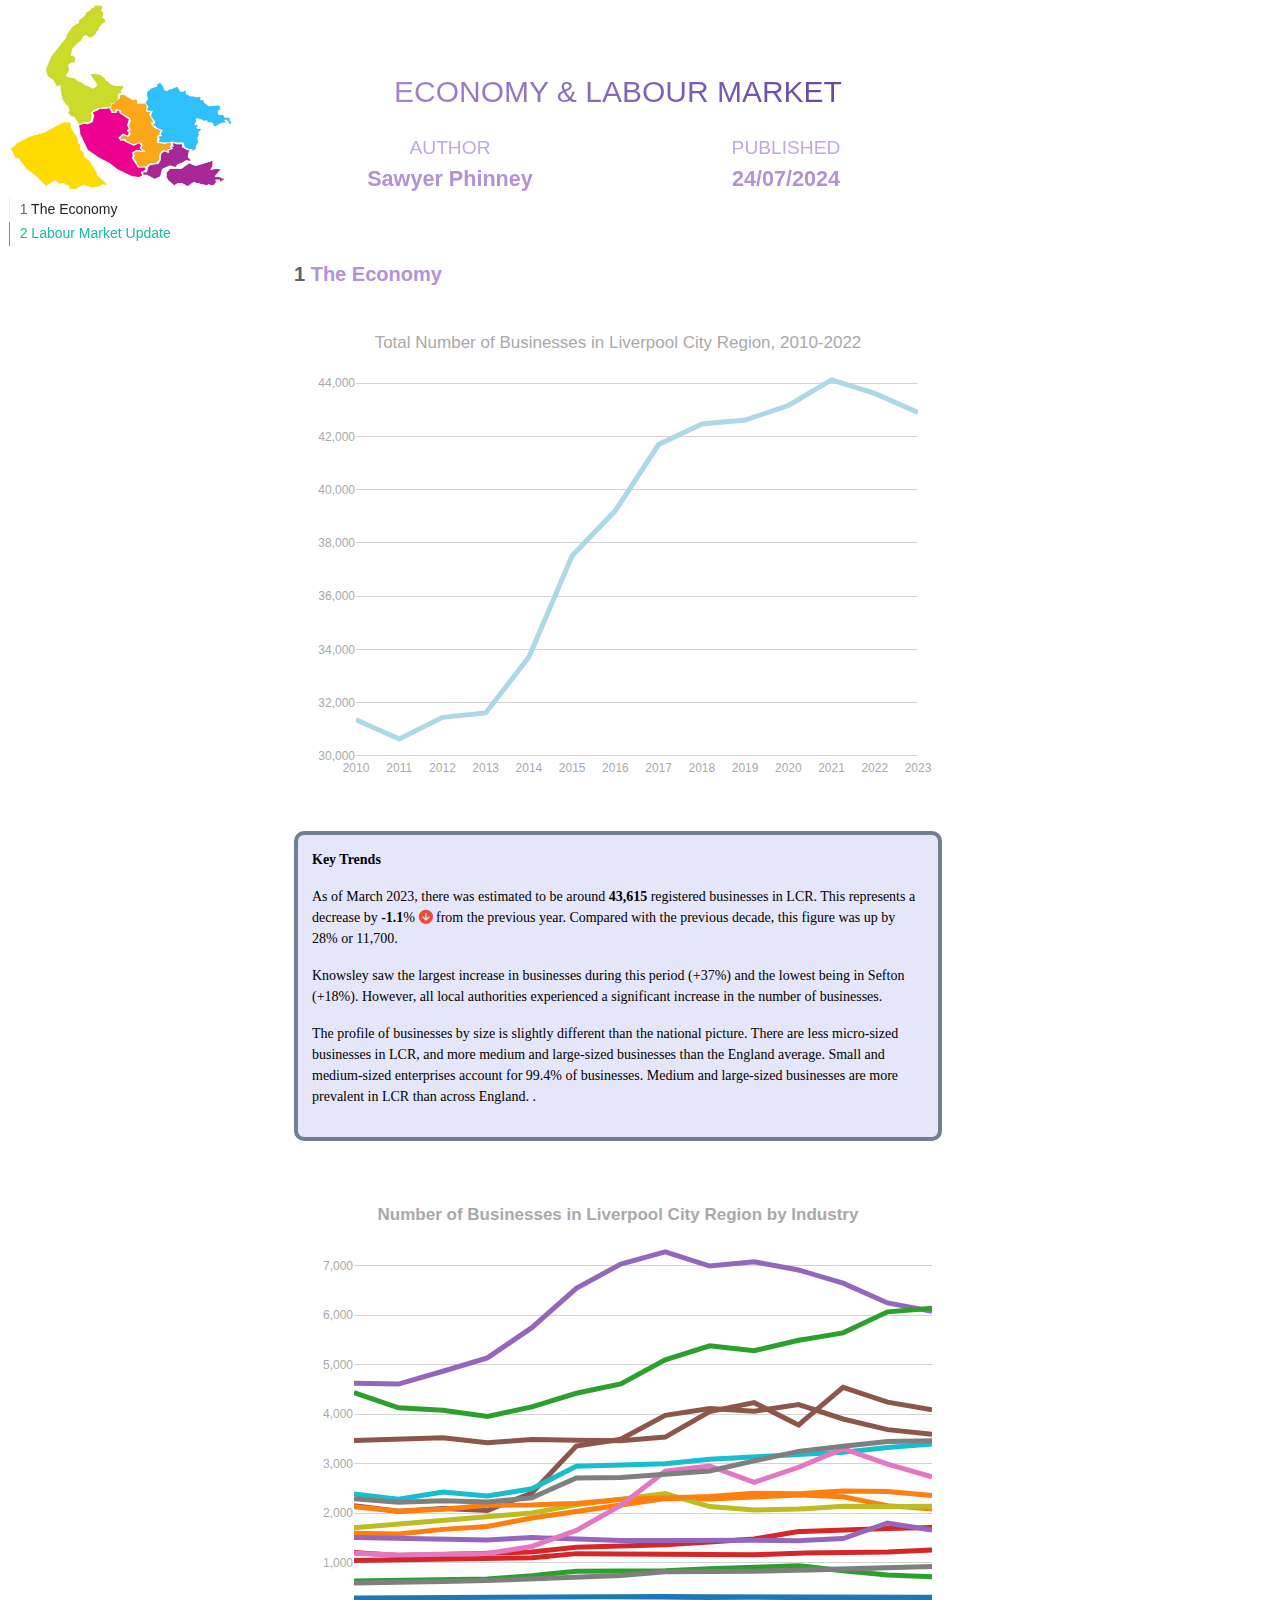
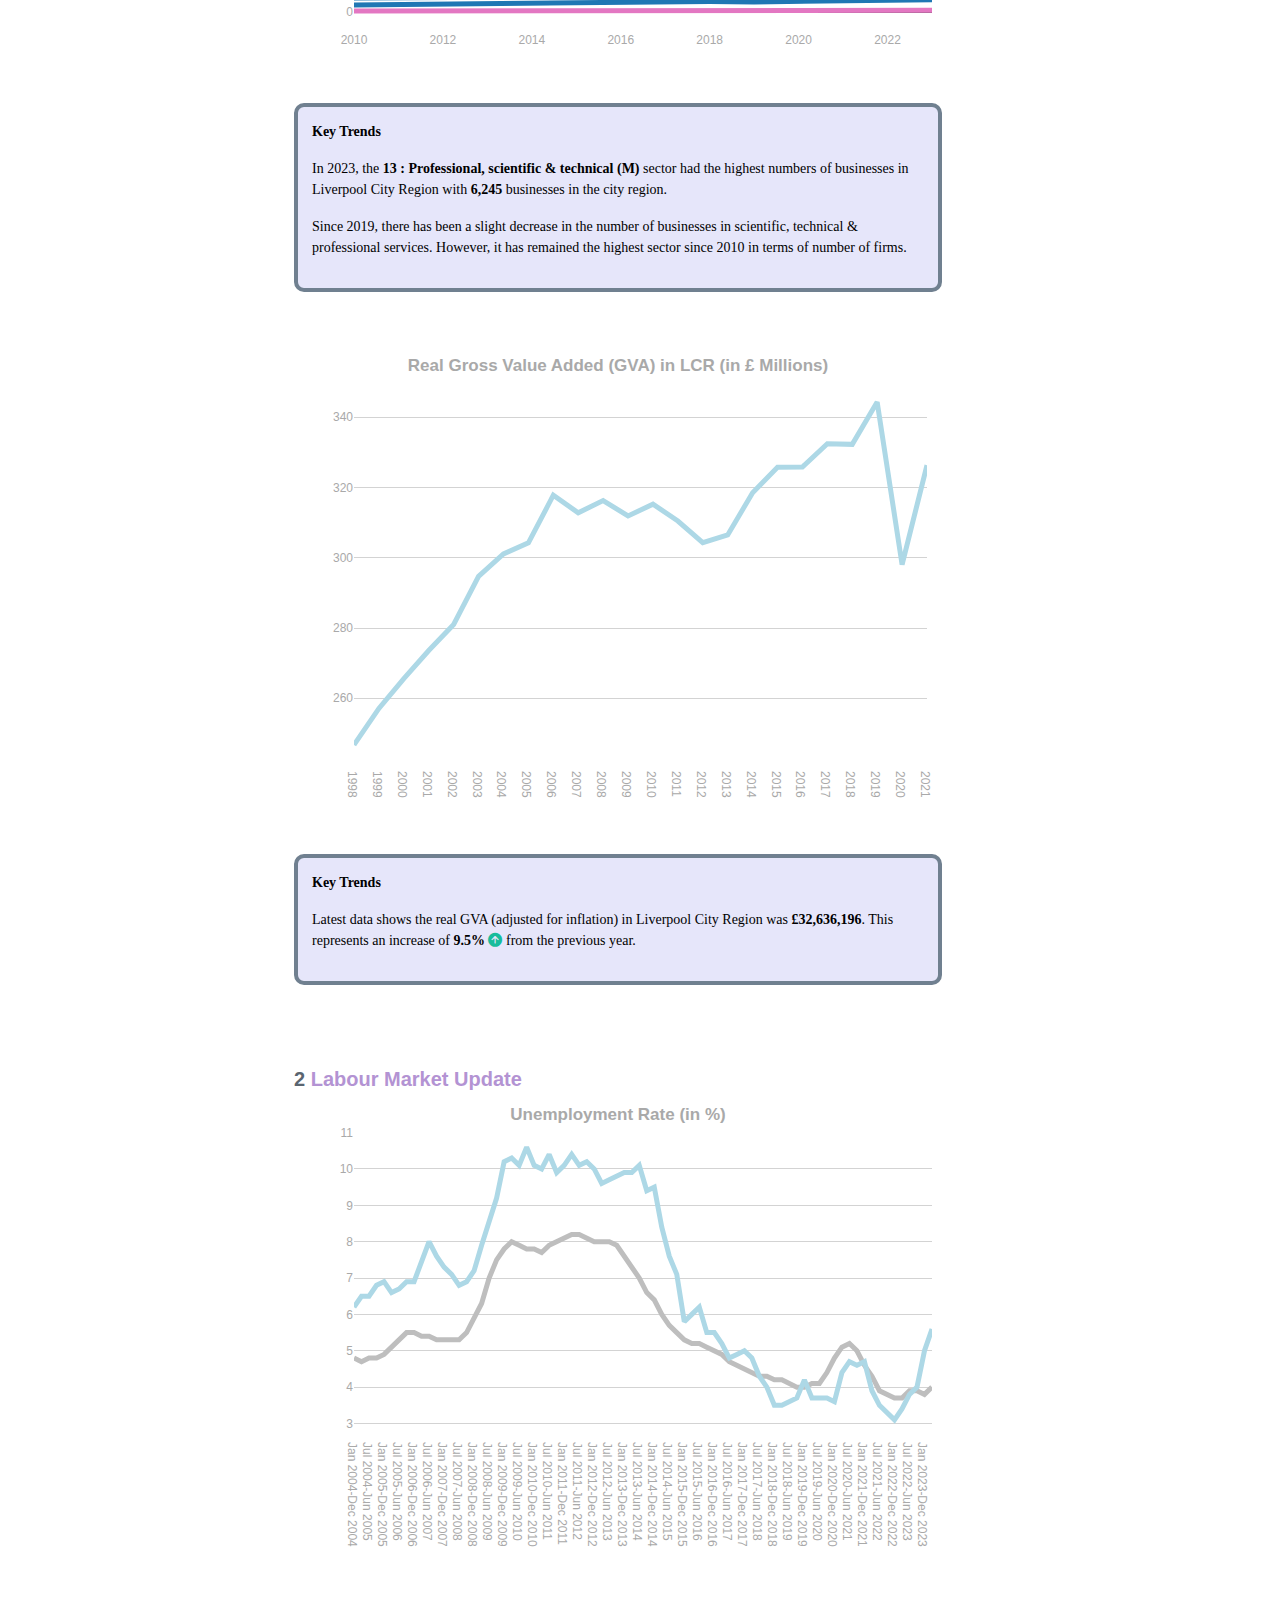
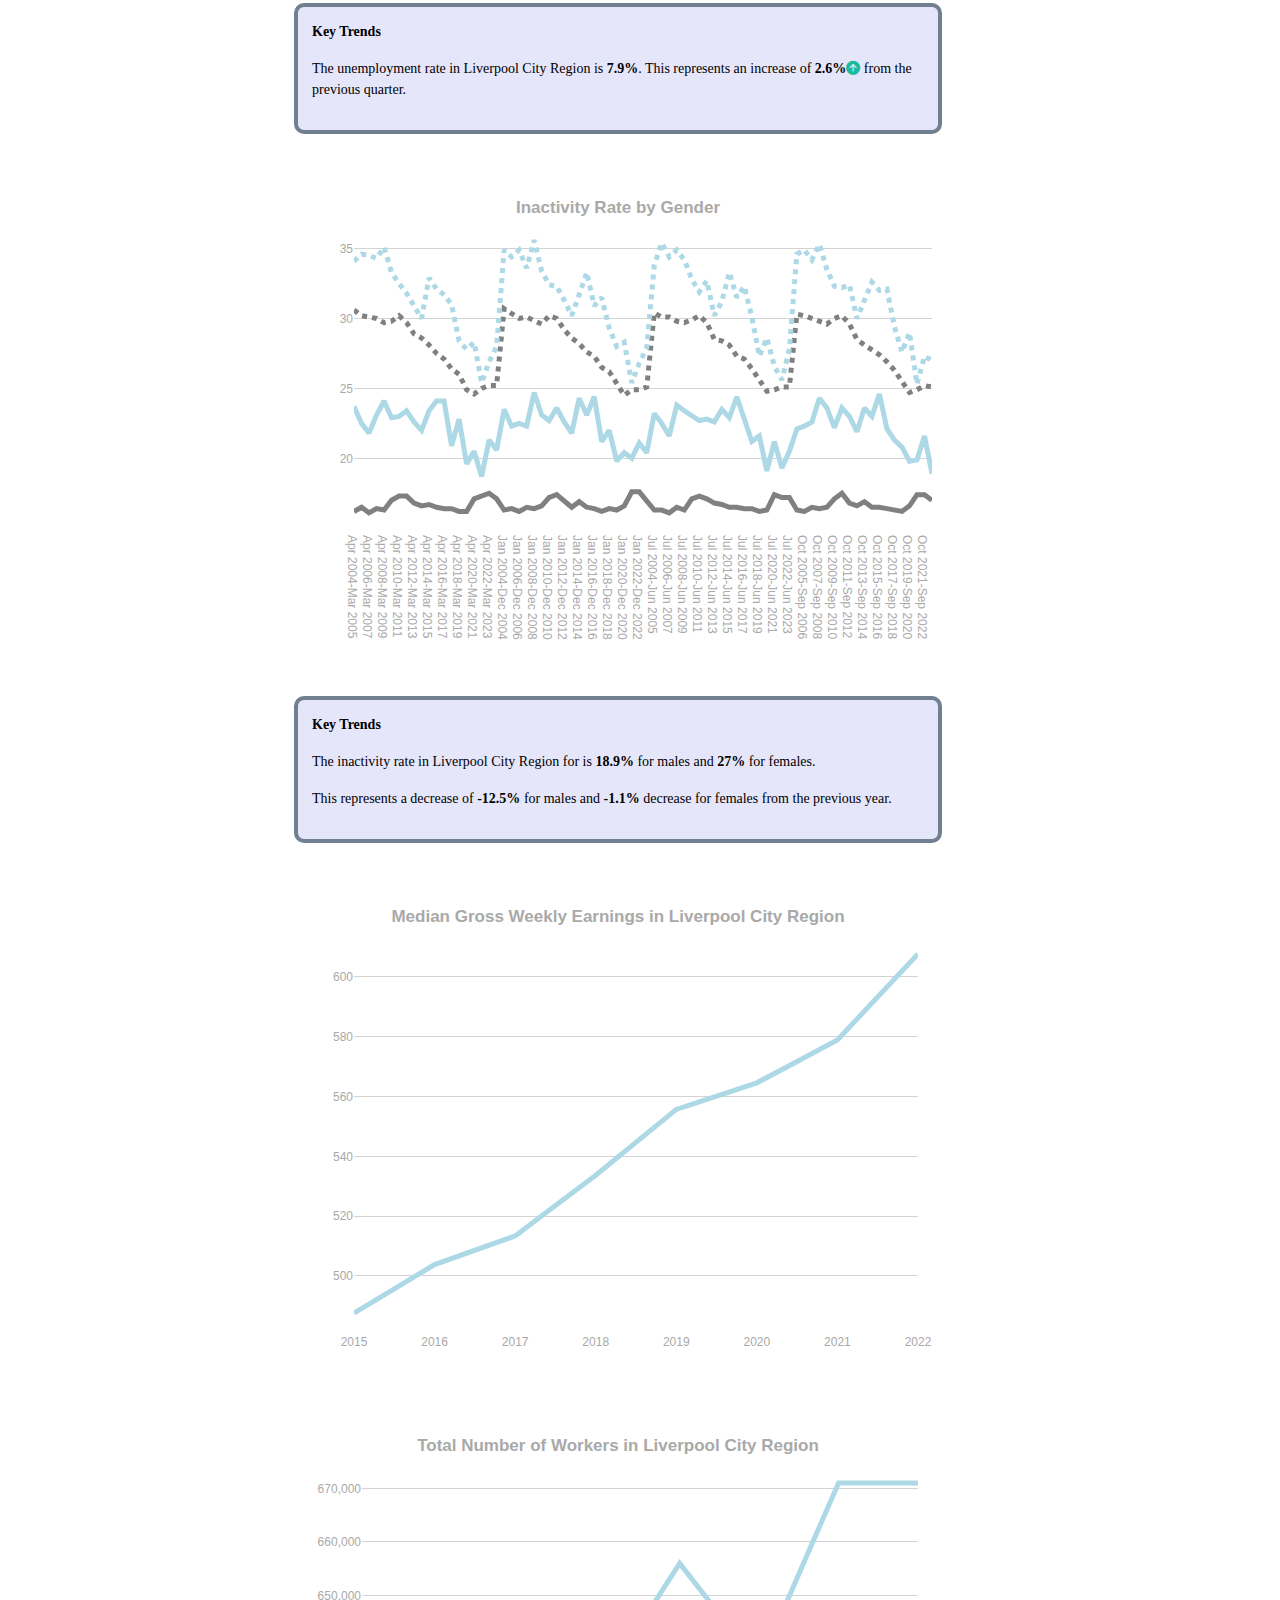
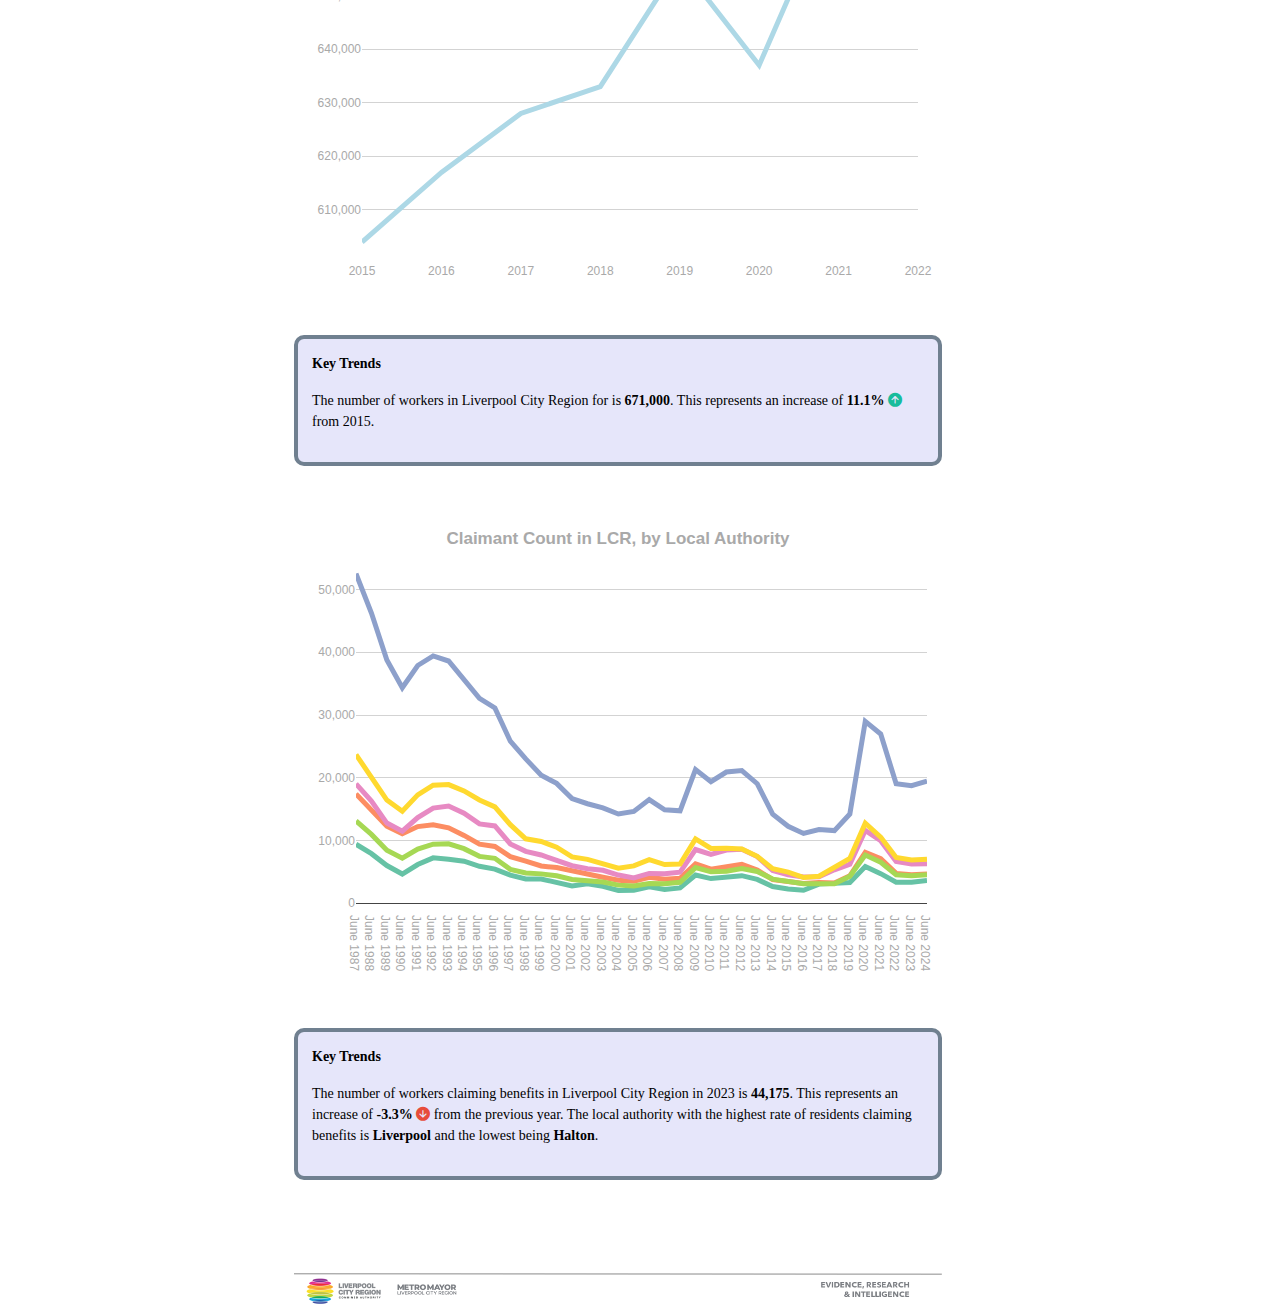
<file: EconomyDashboard.html>
<!DOCTYPE html>
<html xmlns="http://www.w3.org/1999/xhtml" lang="en" xml:lang="en"><head>

<meta charset="utf-8">
<meta name="generator" content="quarto-1.4.555">

<meta name="viewport" content="width=device-width, initial-scale=1.0, user-scalable=yes">

<meta name="author" content="Sawyer Phinney">

<title>Economy &amp; Labour Market</title>
<style>
code{white-space: pre-wrap;}
span.smallcaps{font-variant: small-caps;}
div.columns{display: flex; gap: min(4vw, 1.5em);}
div.column{flex: auto; overflow-x: auto;}
div.hanging-indent{margin-left: 1.5em; text-indent: -1.5em;}
ul.task-list{list-style: none;}
ul.task-list li input[type="checkbox"] {
  width: 0.8em;
  margin: 0 0.8em 0.2em -1em; /* quarto-specific, see https://github.com/quarto-dev/quarto-cli/issues/4556 */ 
  vertical-align: middle;
}
</style>


<script src="EconomyDashboard_files/libs/clipboard/clipboard.min.js"></script>
<script src="EconomyDashboard_files/libs/quarto-html/quarto.js"></script>
<script src="EconomyDashboard_files/libs/quarto-html/popper.min.js"></script>
<script src="EconomyDashboard_files/libs/quarto-html/tippy.umd.min.js"></script>
<script src="EconomyDashboard_files/libs/quarto-html/anchor.min.js"></script>
<link href="EconomyDashboard_files/libs/quarto-html/tippy.css" rel="stylesheet">
<link href="EconomyDashboard_files/libs/quarto-html/quarto-syntax-highlighting.css" rel="stylesheet" id="quarto-text-highlighting-styles">
<script src="EconomyDashboard_files/libs/bootstrap/bootstrap.min.js"></script>
<link href="EconomyDashboard_files/libs/bootstrap/bootstrap-icons.css" rel="stylesheet">
<link href="EconomyDashboard_files/libs/bootstrap/bootstrap.min.css" rel="stylesheet" id="quarto-bootstrap" data-mode="light">
<link href="EconomyDashboard_files/libs/htmltools-fill-0.5.8.1/fill.css" rel="stylesheet">

<script src="EconomyDashboard_files/libs/htmlwidgets-1.6.4/htmlwidgets.js"></script>

<script src="EconomyDashboard_files/libs/plotly-binding-4.10.4/plotly.js"></script>

<script src="EconomyDashboard_files/libs/typedarray-0.1/typedarray.min.js"></script>

<script src="EconomyDashboard_files/libs/jquery-3.5.1/jquery.min.js"></script>

<link href="EconomyDashboard_files/libs/crosstalk-1.2.1/css/crosstalk.min.css" rel="stylesheet">

<script src="EconomyDashboard_files/libs/crosstalk-1.2.1/js/crosstalk.min.js"></script>

<link href="EconomyDashboard_files/libs/plotly-htmlwidgets-css-2.11.1/plotly-htmlwidgets.css" rel="stylesheet">

<script src="EconomyDashboard_files/libs/plotly-main-2.11.1/plotly-latest.min.js"></script>

<link href="EconomyDashboard_files/libs/font-awesome-6.4.2/css/all.min.css" rel="stylesheet">

<link href="EconomyDashboard_files/libs/font-awesome-6.4.2/css/v4-shims.min.css" rel="stylesheet">



<link rel="stylesheet" href="style.css">
</head>

<body>

<div id="quarto-content" class="page-columns page-rows-contents page-layout-article toc-left">
<div id="quarto-sidebar-toc-left" class="sidebar toc-left">
  <nav id="TOC" role="doc-toc" class="toc-active">
    <h2 id="toc-title">Table of contents</h2>
   
  <ul>
  <li><a href="#the-economy" id="toc-the-economy" class="nav-link active" data-scroll-target="#the-economy"><span class="header-section-number">1</span> The Economy</a></li>
  <li><a href="#labour-market-update" id="toc-labour-market-update" class="nav-link" data-scroll-target="#labour-market-update"><span class="header-section-number">2</span> Labour Market Update</a></li>
  </ul>
</nav>
</div>
<div id="quarto-margin-sidebar" class="sidebar margin-sidebar">
</div>
<main class="content" id="quarto-document-content">

<header id="title-block-header" class="quarto-title-block default">
<div class="quarto-title">
<h1 class="title">Economy &amp; Labour Market</h1>
</div>



<div class="quarto-title-meta">

    <div>
    <div class="quarto-title-meta-heading">Author</div>
    <div class="quarto-title-meta-contents">
             <p>Sawyer Phinney </p>
          </div>
  </div>
    
    <div>
    <div class="quarto-title-meta-heading">Published</div>
    <div class="quarto-title-meta-contents">
      <p class="date">24/07/2024</p>
    </div>
  </div>
  
    
  </div>
  


</header>


<p><br></p>
<div class="logo">
<p><img src="LCR_map.jpg" class="img-fluid"></p>
</div>
<section id="the-economy" class="level1" data-number="1">
<h1 data-number="1"><span class="header-section-number">1</span> The Economy</h1>
<p><br></p>
<div class="cell">
<div class="cell-output-display">
<div class="plotly html-widget html-fill-item" id="htmlwidget-2d8f7c01805d4d9c3261" style="width:100%;height:464px;"></div>
<script type="application/json" data-for="htmlwidget-2d8f7c01805d4d9c3261">{"x":{"visdat":{"730c7e4245da":["function () ","plotlyVisDat"]},"cur_data":"730c7e4245da","attrs":{"730c7e4245da":{"x":{},"y":{},"mode":"lines","line":{"width":5,"color":"lightblue"},"alpha_stroke":1,"sizes":[10,100],"spans":[1,20],"type":"scatter"}},"layout":{"margin":{"b":40,"l":60,"t":25,"r":10},"xaxis":{"domain":[0,1],"automargin":true,"title":"","tickfont":{"family":"Arial","color":"darkgrey","size":12},"showgrid":false,"type":"category","categoryorder":"array","categoryarray":["2010","2011","2012","2013","2014","2015","2016","2017","2018","2019","2020","2021","2022","2023"]},"yaxis":{"domain":[0,1],"automargin":true,"tickformat":",.0f","title":"","showgrid":true,"gridcolor":"lightgray","gridwidth":1,"tickfont":{"family":"Arial","color":"darkgrey","size":12}},"title":{"text":"Total Number of Businesses in Liverpool City Region, 2010-2022","font":{"color":"darkgrey","family":"Arial"},"showlegend":false,"autosize":true,"margin":{"l":80,"r":80,"t":80,"b":80},"width":800,"height":500},"hovermode":"closest","showlegend":false},"source":"A","config":{"modeBarButtonsToAdd":["hoverclosest","hovercompare"],"showSendToCloud":false},"data":[{"x":["2010","2011","2012","2013","2014","2015","2016","2017","2018","2019","2020","2021","2022","2023"],"y":[31360,30635,31450,31615,33715,37520,39215,41695,42470,42615,43160,44120,43615,42895],"mode":"lines","line":{"color":"lightblue","width":5},"type":"scatter","marker":{"color":"rgba(31,119,180,1)","line":{"color":"rgba(31,119,180,1)"}},"error_y":{"color":"rgba(31,119,180,1)"},"error_x":{"color":"rgba(31,119,180,1)"},"xaxis":"x","yaxis":"y","frame":null}],"highlight":{"on":"plotly_click","persistent":false,"dynamic":false,"selectize":false,"opacityDim":0.20000000000000001,"selected":{"opacity":1},"debounce":0},"shinyEvents":["plotly_hover","plotly_click","plotly_selected","plotly_relayout","plotly_brushed","plotly_brushing","plotly_clickannotation","plotly_doubleclick","plotly_deselect","plotly_afterplot","plotly_sunburstclick"],"base_url":"https://plot.ly"},"evals":[],"jsHooks":[]}</script>
</div>
</div>
<p><br></p>
<div class="blackbox">
<div class="{.data-latex=&quot;&quot;}">
<p><strong>Key Trends</strong></p>
</div>
<p>As of March 2023, there was estimated to be around <strong>43,615</strong> registered businesses in LCR. This represents a decrease by <strong>-1.1</strong>% <i class="fas fa-circle-arrow-down fa-1x text-danger" role="presentation" aria-label="circle-arrow-down icon" color="#FF0000"></i> from the previous year. Compared with the previous decade, this figure was up by 28% or 11,700.</p>
<p>Knowsley saw the largest increase in businesses during this period (+37%) and the lowest being in Sefton (+18%). However, all local authorities experienced a significant increase in the number of businesses.</p>
<p>The profile of businesses by size is slightly different than the national picture. There are less micro-sized businesses in LCR, and more medium and large-sized businesses than the England average. Small and medium-sized enterprises account for 99.4% of businesses. Medium and large-sized businesses are more prevalent in LCR than across England. .</p>
</div>
<p><br> <br> <br></p>
<div class="cell">
<div class="cell-output-display">
<div class="plotly html-widget html-fill-item" id="htmlwidget-ef137147cd7c4b3777bf" style="width:100%;height:464px;"></div>
<script type="application/json" data-for="htmlwidget-ef137147cd7c4b3777bf">{"x":{"visdat":{"730c7abc51c8":["function () ","plotlyVisDat"]},"cur_data":"730c7abc51c8","attrs":{"730c7abc51c8":{"x":{},"y":{},"mode":"lines","line":{"width":5},"split":{},"alpha_stroke":1,"sizes":[10,100],"spans":[1,20],"type":"scatter"}},"layout":{"margin":{"b":40,"l":60,"t":25,"r":10},"xaxis":{"domain":[0,1],"automargin":true,"title":"","tickfont":{"family":"Arial","color":"darkgrey","size":12},"showgrid":false},"yaxis":{"domain":[0,1],"automargin":true,"tickformat":",.0f","title":"","showgrid":true,"gridcolor":"lightgray","gridwidth":1,"tickfont":{"family":"Arial","color":"darkgrey","size":12}},"showlegend":false,"autosize":true,"title":{"text":"<b>Number of Businesses in Liverpool City Region by Industry<\/b>","font":{"color":"darkgrey","family":"Arial"},"margin":{"l":80,"r":80,"t":80,"b":80},"width":800,"height":500},"hovermode":"closest"},"source":"A","config":{"modeBarButtonsToAdd":["hoverclosest","hovercompare"],"showSendToCloud":false},"data":[{"x":[2010,2011,2012,2013,2014,2015,2016,2017,2018,2019,2020,2021,2022,2023],"y":[285,290,300,305,320,325,330,315,310,310,315,295,300,300],"mode":"lines","line":{"color":"rgba(31,119,180,1)","width":5},"type":"scatter","name":"1 : Agriculture, forestry & fishing (A)","marker":{"color":"rgba(31,119,180,1)","line":{"color":"rgba(31,119,180,1)"}},"error_y":{"color":"rgba(31,119,180,1)"},"error_x":{"color":"rgba(31,119,180,1)"},"xaxis":"x","yaxis":"y","frame":null},{"x":[2010,2011,2012,2013,2014,2015,2016,2017,2018,2019,2020,2021,2022,2023],"y":[1590,1575,1670,1730,1900,2035,2180,2295,2285,2330,2365,2330,2150,2080],"mode":"lines","line":{"color":"rgba(255,127,14,1)","width":5},"type":"scatter","name":"10 : Information & communication (J)","marker":{"color":"rgba(255,127,14,1)","line":{"color":"rgba(255,127,14,1)"}},"error_y":{"color":"rgba(255,127,14,1)"},"error_x":{"color":"rgba(255,127,14,1)"},"xaxis":"x","yaxis":"y","frame":null},{"x":[2010,2011,2012,2013,2014,2015,2016,2017,2018,2019,2020,2021,2022,2023],"y":[625,635,650,670,735,825,830,835,875,910,935,835,750,715],"mode":"lines","line":{"color":"rgba(44,160,44,1)","width":5},"type":"scatter","name":"11 : Financial & insurance (K)","marker":{"color":"rgba(44,160,44,1)","line":{"color":"rgba(44,160,44,1)"}},"error_y":{"color":"rgba(44,160,44,1)"},"error_x":{"color":"rgba(44,160,44,1)"},"xaxis":"x","yaxis":"y","frame":null},{"x":[2010,2011,2012,2013,2014,2015,2016,2017,2018,2019,2020,2021,2022,2023],"y":[1205,1140,1160,1180,1215,1310,1325,1360,1415,1475,1625,1670,1690,1710],"mode":"lines","line":{"color":"rgba(214,39,40,1)","width":5},"type":"scatter","name":"12 : Property (L)","marker":{"color":"rgba(214,39,40,1)","line":{"color":"rgba(214,39,40,1)"}},"error_y":{"color":"rgba(214,39,40,1)"},"error_x":{"color":"rgba(214,39,40,1)"},"xaxis":"x","yaxis":"y","frame":null},{"x":[2010,2011,2012,2013,2014,2015,2016,2017,2018,2019,2020,2021,2022,2023],"y":[4620,4605,4865,5135,5745,6540,7030,7275,6990,7075,6910,6645,6245,6075],"mode":"lines","line":{"color":"rgba(148,103,189,1)","width":5},"type":"scatter","name":"13 : Professional, scientific & technical (M)","marker":{"color":"rgba(148,103,189,1)","line":{"color":"rgba(148,103,189,1)"}},"error_y":{"color":"rgba(148,103,189,1)"},"error_x":{"color":"rgba(148,103,189,1)"},"xaxis":"x","yaxis":"y","frame":null},{"x":[2010,2011,2012,2013,2014,2015,2016,2017,2018,2019,2020,2021,2022,2023],"y":[2150,2035,2090,2050,2405,3355,3490,3975,4110,4055,4190,3900,3685,3590],"mode":"lines","line":{"color":"rgba(140,86,75,1)","width":5},"type":"scatter","name":"14 : Business administration & support services (N)","marker":{"color":"rgba(140,86,75,1)","line":{"color":"rgba(140,86,75,1)"}},"error_y":{"color":"rgba(140,86,75,1)"},"error_x":{"color":"rgba(140,86,75,1)"},"xaxis":"x","yaxis":"y","frame":null},{"x":[2010,2011,2012,2013,2014,2015,2016,2017,2018,2019,2020,2021,2022,2023],"y":[20,20,25,25,30,30,40,35,35,35,40,35,40,35],"mode":"lines","line":{"color":"rgba(227,119,194,1)","width":5},"type":"scatter","name":"15 : Public administration & defence (O)","marker":{"color":"rgba(227,119,194,1)","line":{"color":"rgba(227,119,194,1)"}},"error_y":{"color":"rgba(227,119,194,1)"},"error_x":{"color":"rgba(227,119,194,1)"},"xaxis":"x","yaxis":"y","frame":null},{"x":[2010,2011,2012,2013,2014,2015,2016,2017,2018,2019,2020,2021,2022,2023],"y":[585,590,615,635,670,715,740,815,815,825,845,875,885,920],"mode":"lines","line":{"color":"rgba(127,127,127,1)","width":5},"type":"scatter","name":"16 : Education (P)","marker":{"color":"rgba(127,127,127,1)","line":{"color":"rgba(127,127,127,1)"}},"error_y":{"color":"rgba(127,127,127,1)"},"error_x":{"color":"rgba(127,127,127,1)"},"xaxis":"x","yaxis":"y","frame":null},{"x":[2010,2011,2012,2013,2014,2015,2016,2017,2018,2019,2020,2021,2022,2023],"y":[1705,1775,1870,1915,2000,2165,2275,2395,2130,2060,2080,2135,2125,2135],"mode":"lines","line":{"color":"rgba(188,189,34,1)","width":5},"type":"scatter","name":"17 : Health (Q)","marker":{"color":"rgba(188,189,34,1)","line":{"color":"rgba(188,189,34,1)"}},"error_y":{"color":"rgba(188,189,34,1)"},"error_x":{"color":"rgba(188,189,34,1)"},"xaxis":"x","yaxis":"y","frame":null},{"x":[2010,2011,2012,2013,2014,2015,2016,2017,2018,2019,2020,2021,2022,2023],"y":[2385,2280,2425,2345,2490,2945,2970,2995,3085,3140,3185,3230,3325,3395],"mode":"lines","line":{"color":"rgba(23,190,207,1)","width":5},"type":"scatter","name":"18 : Arts, entertainment, recreation & other services (R,S,T and U)","marker":{"color":"rgba(23,190,207,1)","line":{"color":"rgba(23,190,207,1)"}},"error_y":{"color":"rgba(23,190,207,1)"},"error_x":{"color":"rgba(23,190,207,1)"},"xaxis":"x","yaxis":"y","frame":null},{"x":[2010,2011,2012,2013,2014,2015,2016,2017,2018,2019,2020,2021,2022,2023],"y":[140,150,165,175,170,175,185,190,215,205,215,215,230,250],"mode":"lines","line":{"color":"rgba(31,119,180,1)","width":5},"type":"scatter","name":"2 : Mining, quarrying & utilities (B,D and E)","marker":{"color":"rgba(31,119,180,1)","line":{"color":"rgba(31,119,180,1)"}},"error_y":{"color":"rgba(31,119,180,1)"},"error_x":{"color":"rgba(31,119,180,1)"},"xaxis":"x","yaxis":"y","frame":null},{"x":[2010,2011,2012,2013,2014,2015,2016,2017,2018,2019,2020,2021,2022,2023],"y":[2125,2035,2075,2155,2165,2195,2275,2305,2335,2400,2390,2445,2435,2355],"mode":"lines","line":{"color":"rgba(255,127,14,1)","width":5},"type":"scatter","name":"3 : Manufacturing (C)","marker":{"color":"rgba(255,127,14,1)","line":{"color":"rgba(255,127,14,1)"}},"error_y":{"color":"rgba(255,127,14,1)"},"error_x":{"color":"rgba(255,127,14,1)"},"xaxis":"x","yaxis":"y","frame":null},{"x":[2010,2011,2012,2013,2014,2015,2016,2017,2018,2019,2020,2021,2022,2023],"y":[4435,4125,4075,3950,4145,4420,4610,5095,5380,5280,5490,5640,6065,6140],"mode":"lines","line":{"color":"rgba(44,160,44,1)","width":5},"type":"scatter","name":"4 : Construction (F)","marker":{"color":"rgba(44,160,44,1)","line":{"color":"rgba(44,160,44,1)"}},"error_y":{"color":"rgba(44,160,44,1)"},"error_x":{"color":"rgba(44,160,44,1)"},"xaxis":"x","yaxis":"y","frame":null},{"x":[2010,2011,2012,2013,2014,2015,2016,2017,2018,2019,2020,2021,2022,2023],"y":[1040,1050,1065,1060,1095,1180,1175,1180,1180,1155,1190,1190,1215,1255],"mode":"lines","line":{"color":"rgba(214,39,40,1)","width":5},"type":"scatter","name":"5 : Motor trades (Part G)","marker":{"color":"rgba(214,39,40,1)","line":{"color":"rgba(214,39,40,1)"}},"error_y":{"color":"rgba(214,39,40,1)"},"error_x":{"color":"rgba(214,39,40,1)"},"xaxis":"x","yaxis":"y","frame":null},{"x":[2010,2011,2012,2013,2014,2015,2016,2017,2018,2019,2020,2021,2022,2023],"y":[1505,1480,1460,1455,1505,1475,1445,1445,1460,1450,1440,1485,1800,1655],"mode":"lines","line":{"color":"rgba(148,103,189,1)","width":5},"type":"scatter","name":"6 : Wholesale (Part G)","marker":{"color":"rgba(148,103,189,1)","line":{"color":"rgba(148,103,189,1)"}},"error_y":{"color":"rgba(148,103,189,1)"},"error_x":{"color":"rgba(148,103,189,1)"},"xaxis":"x","yaxis":"y","frame":null},{"x":[2010,2011,2012,2013,2014,2015,2016,2017,2018,2019,2020,2021,2022,2023],"y":[3465,3485,3520,3420,3485,3470,3460,3535,4050,4230,3780,4540,4240,4085],"mode":"lines","line":{"color":"rgba(140,86,75,1)","width":5},"type":"scatter","name":"7 : Retail (Part G)","marker":{"color":"rgba(140,86,75,1)","line":{"color":"rgba(140,86,75,1)"}},"error_y":{"color":"rgba(140,86,75,1)"},"error_x":{"color":"rgba(140,86,75,1)"},"xaxis":"x","yaxis":"y","frame":null},{"x":[2010,2011,2012,2013,2014,2015,2016,2017,2018,2019,2020,2021,2022,2023],"y":[1190,1150,1170,1185,1325,1650,2155,2845,2950,2620,2925,3300,2990,2730],"mode":"lines","line":{"color":"rgba(227,119,194,1)","width":5},"type":"scatter","name":"8 : Transport & storage (inc postal) (H)","marker":{"color":"rgba(227,119,194,1)","line":{"color":"rgba(227,119,194,1)"}},"error_y":{"color":"rgba(227,119,194,1)"},"error_x":{"color":"rgba(227,119,194,1)"},"xaxis":"x","yaxis":"y","frame":null},{"x":[2010,2011,2012,2013,2014,2015,2016,2017,2018,2019,2020,2021,2022,2023],"y":[2290,2220,2250,2225,2310,2710,2720,2795,2850,3055,3245,3350,3445,3460],"mode":"lines","line":{"color":"rgba(127,127,127,1)","width":5},"type":"scatter","name":"9 : Accommodation & food services (I)","marker":{"color":"rgba(127,127,127,1)","line":{"color":"rgba(127,127,127,1)"}},"error_y":{"color":"rgba(127,127,127,1)"},"error_x":{"color":"rgba(127,127,127,1)"},"xaxis":"x","yaxis":"y","frame":null}],"highlight":{"on":"plotly_click","persistent":false,"dynamic":false,"selectize":false,"opacityDim":0.20000000000000001,"selected":{"opacity":1},"debounce":0},"shinyEvents":["plotly_hover","plotly_click","plotly_selected","plotly_relayout","plotly_brushed","plotly_brushing","plotly_clickannotation","plotly_doubleclick","plotly_deselect","plotly_afterplot","plotly_sunburstclick"],"base_url":"https://plot.ly"},"evals":[],"jsHooks":[]}</script>
</div>
</div>
<p><br></p>
<div class="blackbox">
<div class="{.data-latex=&quot;&quot;}">
<p><strong>Key Trends</strong></p>
</div>
<p>In 2023, the <strong>13 : Professional, scientific &amp; technical (M)</strong> sector had the highest numbers of businesses in Liverpool City Region with <strong>6,245</strong> businesses in the city region.</p>
<p>Since 2019, there has been a slight decrease in the number of businesses in scientific, technical &amp; professional services. However, it has remained the highest sector since 2010 in terms of number of firms.</p>
</div>
<p><br> <br> <br></p>
<div class="cell">
<div class="cell-output-display">
<div class="plotly html-widget html-fill-item" id="htmlwidget-8f7edeba4e7ac03fd929" style="width:100%;height:464px;"></div>
<script type="application/json" data-for="htmlwidget-8f7edeba4e7ac03fd929">{"x":{"visdat":{"730c27eb7561":["function () ","plotlyVisDat"]},"cur_data":"730c27eb7561","attrs":{"730c27eb7561":{"x":{},"y":{},"mode":"lines","line":{"color":"lightblue","width":5},"alpha_stroke":1,"sizes":[10,100],"spans":[1,20],"type":"scatter"}},"layout":{"margin":{"b":40,"l":60,"t":25,"r":10},"xaxis":{"domain":[0,1],"automargin":true,"title":"","tickfont":{"family":"Arial","color":"darkgrey","size":12},"showgrid":false,"type":"category","categoryorder":"array","categoryarray":["1998","1999","2000","2001","2002","2003","2004","2005","2006","2007","2008","2009","2010","2011","2012","2013","2014","2015","2016","2017","2018","2019","2020","2021"]},"yaxis":{"domain":[0,1],"automargin":true,"tickformat":",.0f","title":"","showgrid":true,"gridcolor":"lightgray","gridwidth":1,"tickfont":{"family":"Arial","color":"darkgrey","size":12}},"showlegend":false,"autosize":true,"title":{"text":"<b>Real Gross Value Added (GVA) in LCR (in £ Millions)<\/b>","font":{"color":"darkgrey","family":"Arial"},"margin":{"l":80,"r":80,"t":80,"b":80},"width":800,"height":500},"hovermode":"closest"},"source":"A","config":{"modeBarButtonsToAdd":["hoverclosest","hovercompare"],"showSendToCloud":false},"data":[{"x":["1998","1999","2000","2001","2002","2003","2004","2005","2006","2007","2008","2009","2010","2011","2012","2013","2014","2015","2016","2017","2018","2019","2020","2021"],"y":[246.70713201820939,257.10644677661168,265.61011904761904,273.59941944847606,281.0169491525424,294.72602739726028,301.07999999999998,304.254215304799,317.8140703517588,312.79556650246303,316.29761904761904,311.91733639494834,315.25773195876292,310.46223224351746,304.30648769574941,306.49122807017545,318.53420195439742,325.79849946409433,325.84905660377359,332.48704663212436,332.29273285568064,344.33999999999997,298.06715063520869,326.36195752539243],"mode":"lines","line":{"color":"lightblue","width":5},"type":"scatter","marker":{"color":"rgba(31,119,180,1)","line":{"color":"rgba(31,119,180,1)"}},"error_y":{"color":"rgba(31,119,180,1)"},"error_x":{"color":"rgba(31,119,180,1)"},"xaxis":"x","yaxis":"y","frame":null}],"highlight":{"on":"plotly_click","persistent":false,"dynamic":false,"selectize":false,"opacityDim":0.20000000000000001,"selected":{"opacity":1},"debounce":0},"shinyEvents":["plotly_hover","plotly_click","plotly_selected","plotly_relayout","plotly_brushed","plotly_brushing","plotly_clickannotation","plotly_doubleclick","plotly_deselect","plotly_afterplot","plotly_sunburstclick"],"base_url":"https://plot.ly"},"evals":[],"jsHooks":[]}</script>
</div>
</div>
<p><br></p>
<div class="blackbox">
<div class="{.data-latex=&quot;&quot;}">
<p><strong>Key Trends</strong></p>
</div>
<p>Latest data shows the real GVA (adjusted for inflation) in Liverpool City Region was <strong>£32,636,196</strong>. This represents an increase of <strong>9.5%</strong> <i class="fas fa-circle-arrow-up fa-1x text-success" role="presentation" aria-label="circle-arrow-up icon" color="#008000"></i> from the previous year.</p>
</div>
<p><br> <br> <br></p>
</section>
<section id="labour-market-update" class="level1" data-number="2">
<h1 data-number="2"><span class="header-section-number">2</span> Labour Market Update</h1>
<div class="cell">
<div class="cell-output-display">
<div class="plotly html-widget html-fill-item" id="htmlwidget-562d5a4043a532f5058a" style="width:100%;height:464px;"></div>
<script type="application/json" data-for="htmlwidget-562d5a4043a532f5058a">{"x":{"visdat":{"730c59843762":["function () ","plotlyVisDat"]},"cur_data":"730c59843762","attrs":{"730c59843762":{"x":{},"y":{},"mode":"lines","line":{"width":5},"color":{},"colors":["grey","lightblue"],"alpha_stroke":1,"sizes":[10,100],"spans":[1,20],"type":"scatter"}},"layout":{"margin":{"b":40,"l":60,"t":25,"r":10},"xaxis":{"domain":[0,1],"automargin":true,"title":"","tickfont":{"family":"Arial","color":"darkgrey","size":12},"showgrid":false,"type":"category","categoryorder":"array","categoryarray":["Jan 2004-Dec 2004","Apr 2004-Mar 2005","Jul 2004-Jun 2005","Oct 2004-Sep 2005","Jan 2005-Dec 2005","Apr 2005-Mar 2006","Jul 2005-Jun 2006","Oct 2005-Sep 2006","Jan 2006-Dec 2006","Apr 2006-Mar 2007","Jul 2006-Jun 2007","Oct 2006-Sep 2007","Jan 2007-Dec 2007","Apr 2007-Mar 2008","Jul 2007-Jun 2008","Oct 2007-Sep 2008","Jan 2008-Dec 2008","Apr 2008-Mar 2009","Jul 2008-Jun 2009","Oct 2008-Sep 2009","Jan 2009-Dec 2009","Apr 2009-Mar 2010","Jul 2009-Jun 2010","Oct 2009-Sep 2010","Jan 2010-Dec 2010","Apr 2010-Mar 2011","Jul 2010-Jun 2011","Oct 2010-Sep 2011","Jan 2011-Dec 2011","Apr 2011-Mar 2012","Jul 2011-Jun 2012","Oct 2011-Sep 2012","Jan 2012-Dec 2012","Apr 2012-Mar 2013","Jul 2012-Jun 2013","Oct 2012-Sep 2013","Jan 2013-Dec 2013","Apr 2013-Mar 2014","Jul 2013-Jun 2014","Oct 2013-Sep 2014","Jan 2014-Dec 2014","Apr 2014-Mar 2015","Jul 2014-Jun 2015","Oct 2014-Sep 2015","Jan 2015-Dec 2015","Apr 2015-Mar 2016","Jul 2015-Jun 2016","Oct 2015-Sep 2016","Jan 2016-Dec 2016","Apr 2016-Mar 2017","Jul 2016-Jun 2017","Oct 2016-Sep 2017","Jan 2017-Dec 2017","Apr 2017-Mar 2018","Jul 2017-Jun 2018","Oct 2017-Sep 2018","Jan 2018-Dec 2018","Apr 2018-Mar 2019","Jul 2018-Jun 2019","Oct 2018-Sep 2019","Jan 2019-Dec 2019","Apr 2019-Mar 2020","Jul 2019-Jun 2020","Oct 2019-Sep 2020","Jan 2020-Dec 2020","Apr 2020-Mar 2021","Jul 2020-Jun 2021","Oct 2020-Sep 2021","Jan 2021-Dec 2021","Apr 2021-Mar 2022","Jul 2021-Jun 2022","Oct 2021-Sep 2022","Jan 2022-Dec 2022","Apr 2022-Mar 2023","Jul 2022-Jun 2023","Oct 2022-Sep 2023","Jan 2023-Dec 2023","Apr 2023-Mar 2024"]},"yaxis":{"domain":[0,1],"automargin":true,"tickformat":",.0f","title":"","showgrid":true,"gridcolor":"lightgray","gridwidth":1,"tickfont":{"family":"Arial","color":"darkgrey","size":12}},"showlegend":false,"autosize":true,"title":{"text":"<b>Unemployment Rate (in %)<\/b>","font":{"color":"darkgrey","family":"Arial"},"margin":{"l":80,"r":80,"t":80,"b":80},"width":800,"height":500},"hovermode":"closest"},"source":"A","config":{"modeBarButtonsToAdd":["hoverclosest","hovercompare"],"showSendToCloud":false},"data":[{"x":["Jan 2004-Dec 2004","Apr 2004-Mar 2005","Jul 2004-Jun 2005","Oct 2004-Sep 2005","Jan 2005-Dec 2005","Apr 2005-Mar 2006","Jul 2005-Jun 2006","Oct 2005-Sep 2006","Jan 2006-Dec 2006","Apr 2006-Mar 2007","Jul 2006-Jun 2007","Oct 2006-Sep 2007","Jan 2007-Dec 2007","Apr 2007-Mar 2008","Jul 2007-Jun 2008","Oct 2007-Sep 2008","Jan 2008-Dec 2008","Apr 2008-Mar 2009","Jul 2008-Jun 2009","Oct 2008-Sep 2009","Jan 2009-Dec 2009","Apr 2009-Mar 2010","Jul 2009-Jun 2010","Oct 2009-Sep 2010","Jan 2010-Dec 2010","Apr 2010-Mar 2011","Jul 2010-Jun 2011","Oct 2010-Sep 2011","Jan 2011-Dec 2011","Apr 2011-Mar 2012","Jul 2011-Jun 2012","Oct 2011-Sep 2012","Jan 2012-Dec 2012","Apr 2012-Mar 2013","Jul 2012-Jun 2013","Oct 2012-Sep 2013","Jan 2013-Dec 2013","Apr 2013-Mar 2014","Jul 2013-Jun 2014","Oct 2013-Sep 2014","Jan 2014-Dec 2014","Apr 2014-Mar 2015","Jul 2014-Jun 2015","Oct 2014-Sep 2015","Jan 2015-Dec 2015","Apr 2015-Mar 2016","Jul 2015-Jun 2016","Oct 2015-Sep 2016","Jan 2016-Dec 2016","Apr 2016-Mar 2017","Jul 2016-Jun 2017","Oct 2016-Sep 2017","Jan 2017-Dec 2017","Apr 2017-Mar 2018","Jul 2017-Jun 2018","Oct 2017-Sep 2018","Jan 2018-Dec 2018","Apr 2018-Mar 2019","Jul 2018-Jun 2019","Oct 2018-Sep 2019","Jan 2019-Dec 2019","Apr 2019-Mar 2020","Jul 2019-Jun 2020","Oct 2019-Sep 2020","Jan 2020-Dec 2020","Apr 2020-Mar 2021","Jul 2020-Jun 2021","Oct 2020-Sep 2021","Jan 2021-Dec 2021","Apr 2021-Mar 2022","Jul 2021-Jun 2022","Oct 2021-Sep 2022","Jan 2022-Dec 2022","Apr 2022-Mar 2023","Jul 2022-Jun 2023","Oct 2022-Sep 2023","Jan 2023-Dec 2023","Apr 2023-Mar 2024"],"y":[4.7999999999999998,4.7000000000000002,4.7999999999999998,4.7999999999999998,4.9000000000000004,5.0999999999999996,5.2999999999999998,5.5,5.5,5.4000000000000004,5.4000000000000004,5.2999999999999998,5.2999999999999998,5.2999999999999998,5.2999999999999998,5.5,5.9000000000000004,6.2999999999999998,7,7.5,7.7999999999999998,8,7.9000000000000004,7.7999999999999998,7.7999999999999998,7.7000000000000002,7.9000000000000004,8,8.0999999999999996,8.1999999999999993,8.1999999999999993,8.0999999999999996,8,8,8,7.9000000000000004,7.5999999999999996,7.2999999999999998,7,6.5999999999999996,6.4000000000000004,6,5.7000000000000002,5.5,5.2999999999999998,5.2000000000000002,5.2000000000000002,5.0999999999999996,5,4.9000000000000004,4.7000000000000002,4.5999999999999996,4.5,4.4000000000000004,4.2999999999999998,4.2999999999999998,4.2000000000000002,4.2000000000000002,4.0999999999999996,4,4,4.0999999999999996,4.0999999999999996,4.4000000000000004,4.7999999999999998,5.0999999999999996,5.2000000000000002,5,4.5999999999999996,4.2999999999999998,3.8999999999999999,3.7999999999999998,3.7000000000000002,3.7000000000000002,3.8999999999999999,3.8999999999999999,3.7999999999999998,4],"mode":"lines","line":{"color":"rgba(190,190,190,1)","width":5},"type":"scatter","name":"England","marker":{"color":"rgba(190,190,190,1)","line":{"color":"rgba(190,190,190,1)"}},"textfont":{"color":"rgba(190,190,190,1)"},"error_y":{"color":"rgba(190,190,190,1)"},"error_x":{"color":"rgba(190,190,190,1)"},"xaxis":"x","yaxis":"y","frame":null},{"x":["Jan 2004-Dec 2004","Apr 2004-Mar 2005","Jul 2004-Jun 2005","Oct 2004-Sep 2005","Jan 2005-Dec 2005","Apr 2005-Mar 2006","Jul 2005-Jun 2006","Oct 2005-Sep 2006","Jan 2006-Dec 2006","Apr 2006-Mar 2007","Jul 2006-Jun 2007","Oct 2006-Sep 2007","Jan 2007-Dec 2007","Apr 2007-Mar 2008","Jul 2007-Jun 2008","Oct 2007-Sep 2008","Jan 2008-Dec 2008","Apr 2008-Mar 2009","Jul 2008-Jun 2009","Oct 2008-Sep 2009","Jan 2009-Dec 2009","Apr 2009-Mar 2010","Jul 2009-Jun 2010","Oct 2009-Sep 2010","Jan 2010-Dec 2010","Apr 2010-Mar 2011","Jul 2010-Jun 2011","Oct 2010-Sep 2011","Jan 2011-Dec 2011","Apr 2011-Mar 2012","Jul 2011-Jun 2012","Oct 2011-Sep 2012","Jan 2012-Dec 2012","Apr 2012-Mar 2013","Jul 2012-Jun 2013","Oct 2012-Sep 2013","Jan 2013-Dec 2013","Apr 2013-Mar 2014","Jul 2013-Jun 2014","Oct 2013-Sep 2014","Jan 2014-Dec 2014","Apr 2014-Mar 2015","Jul 2014-Jun 2015","Oct 2014-Sep 2015","Jan 2015-Dec 2015","Apr 2015-Mar 2016","Jul 2015-Jun 2016","Oct 2015-Sep 2016","Jan 2016-Dec 2016","Apr 2016-Mar 2017","Jul 2016-Jun 2017","Oct 2016-Sep 2017","Jan 2017-Dec 2017","Apr 2017-Mar 2018","Jul 2017-Jun 2018","Oct 2017-Sep 2018","Jan 2018-Dec 2018","Apr 2018-Mar 2019","Jul 2018-Jun 2019","Oct 2018-Sep 2019","Jan 2019-Dec 2019","Apr 2019-Mar 2020","Jul 2019-Jun 2020","Oct 2019-Sep 2020","Jan 2020-Dec 2020","Apr 2020-Mar 2021","Jul 2020-Jun 2021","Oct 2020-Sep 2021","Jan 2021-Dec 2021","Apr 2021-Mar 2022","Jul 2021-Jun 2022","Oct 2021-Sep 2022","Jan 2022-Dec 2022","Apr 2022-Mar 2023","Jul 2022-Jun 2023","Oct 2022-Sep 2023","Jan 2023-Dec 2023","Apr 2023-Mar 2024"],"y":[6.2000000000000002,6.5,6.5,6.7999999999999998,6.9000000000000004,6.5999999999999996,6.7000000000000002,6.9000000000000004,6.9000000000000004,7.5,8,7.5999999999999996,7.2999999999999998,7.0999999999999996,6.7999999999999998,6.9000000000000004,7.2000000000000002,7.9000000000000004,8.5,9.1999999999999993,10.199999999999999,10.300000000000001,10.1,10.6,10.1,10,10.4,9.9000000000000004,10.1,10.4,10.1,10.199999999999999,10,9.5999999999999996,9.6999999999999993,9.8000000000000007,9.9000000000000004,9.9000000000000004,10.1,9.4000000000000004,9.5,8.4000000000000004,7.5999999999999996,7.0999999999999996,5.7999999999999998,6,6.2000000000000002,5.5,5.5,5.2000000000000002,4.7999999999999998,4.9000000000000004,5,4.7999999999999998,4.2999999999999998,4,3.5,3.5,3.6000000000000001,3.7000000000000002,4.2000000000000002,3.7000000000000002,3.7000000000000002,3.7000000000000002,3.6000000000000001,4.4000000000000004,4.7000000000000002,4.5999999999999996,4.7000000000000002,3.8999999999999999,3.5,3.2999999999999998,3.1000000000000001,3.3999999999999999,3.7999999999999998,4,5,5.5999999999999996],"mode":"lines","line":{"color":"rgba(173,216,230,1)","width":5},"type":"scatter","name":"Liverpool City Region","marker":{"color":"rgba(173,216,230,1)","line":{"color":"rgba(173,216,230,1)"}},"textfont":{"color":"rgba(173,216,230,1)"},"error_y":{"color":"rgba(173,216,230,1)"},"error_x":{"color":"rgba(173,216,230,1)"},"xaxis":"x","yaxis":"y","frame":null}],"highlight":{"on":"plotly_click","persistent":false,"dynamic":false,"selectize":false,"opacityDim":0.20000000000000001,"selected":{"opacity":1},"debounce":0},"shinyEvents":["plotly_hover","plotly_click","plotly_selected","plotly_relayout","plotly_brushed","plotly_brushing","plotly_clickannotation","plotly_doubleclick","plotly_deselect","plotly_afterplot","plotly_sunburstclick"],"base_url":"https://plot.ly"},"evals":[],"jsHooks":[]}</script>
</div>
</div>
<p><br></p>
<div class="blackbox">
<div class="{.data-latex=&quot;&quot;}">
<p><strong>Key Trends</strong></p>
</div>
<p>The unemployment rate in Liverpool City Region is <strong>7.9%</strong>. This represents an increase of <strong>2.6%</strong><i class="fas fa-circle-arrow-up fa-1x text-success" role="presentation" aria-label="circle-arrow-up icon" color="#008000"></i> from the previous quarter.</p>
</div>
<p><br> <br> <br></p>
<div class="cell">
<div class="cell-output-display">
<div class="plotly html-widget html-fill-item" id="htmlwidget-3bee52eb122065fc63cd" style="width:100%;height:464px;"></div>
<script type="application/json" data-for="htmlwidget-3bee52eb122065fc63cd">{"x":{"visdat":{"730c25433a83":["function () ","plotlyVisDat"]},"cur_data":"730c25433a83","attrs":{"730c25433a83":{"alpha_stroke":1,"sizes":[10,100],"spans":[1,20],"x":["Apr 2004-Mar 2005","Apr 2005-Mar 2006","Apr 2006-Mar 2007","Apr 2007-Mar 2008","Apr 2008-Mar 2009","Apr 2009-Mar 2010","Apr 2010-Mar 2011","Apr 2011-Mar 2012","Apr 2012-Mar 2013","Apr 2013-Mar 2014","Apr 2014-Mar 2015","Apr 2015-Mar 2016","Apr 2016-Mar 2017","Apr 2017-Mar 2018","Apr 2018-Mar 2019","Apr 2019-Mar 2020","Apr 2020-Mar 2021","Apr 2021-Mar 2022","Apr 2022-Mar 2023","Apr 2023-Mar 2024","Jan 2004-Dec 2004","Jan 2005-Dec 2005","Jan 2006-Dec 2006","Jan 2007-Dec 2007","Jan 2008-Dec 2008","Jan 2009-Dec 2009","Jan 2010-Dec 2010","Jan 2011-Dec 2011","Jan 2012-Dec 2012","Jan 2013-Dec 2013","Jan 2014-Dec 2014","Jan 2015-Dec 2015","Jan 2016-Dec 2016","Jan 2017-Dec 2017","Jan 2018-Dec 2018","Jan 2019-Dec 2019","Jan 2020-Dec 2020","Jan 2021-Dec 2021","Jan 2022-Dec 2022","Jan 2023-Dec 2023","Jul 2004-Jun 2005","Jul 2005-Jun 2006","Jul 2006-Jun 2007","Jul 2007-Jun 2008","Jul 2008-Jun 2009","Jul 2009-Jun 2010","Jul 2010-Jun 2011","Jul 2011-Jun 2012","Jul 2012-Jun 2013","Jul 2013-Jun 2014","Jul 2014-Jun 2015","Jul 2015-Jun 2016","Jul 2016-Jun 2017","Jul 2017-Jun 2018","Jul 2018-Jun 2019","Jul 2019-Jun 2020","Jul 2020-Jun 2021","Jul 2021-Jun 2022","Jul 2022-Jun 2023","Oct 2004-Sep 2005","Oct 2005-Sep 2006","Oct 2006-Sep 2007","Oct 2007-Sep 2008","Oct 2008-Sep 2009","Oct 2009-Sep 2010","Oct 2010-Sep 2011","Oct 2011-Sep 2012","Oct 2012-Sep 2013","Oct 2013-Sep 2014","Oct 2014-Sep 2015","Oct 2015-Sep 2016","Oct 2016-Sep 2017","Oct 2017-Sep 2018","Oct 2018-Sep 2019","Oct 2019-Sep 2020","Oct 2020-Sep 2021","Oct 2021-Sep 2022","Oct 2022-Sep 2023"],"y":[16.199999999999999,16.5,16.100000000000001,16.399999999999999,16.300000000000001,17,17.300000000000001,17.300000000000001,16.800000000000001,16.600000000000001,16.699999999999999,16.5,16.399999999999999,16.399999999999999,16.199999999999999,16.199999999999999,17.100000000000001,17.300000000000001,17.5,17.100000000000001,16.300000000000001,16.399999999999999,16.199999999999999,16.5,16.399999999999999,16.600000000000001,17.199999999999999,17.399999999999999,16.899999999999999,16.5,16.899999999999999,16.5,16.399999999999999,16.199999999999999,16.399999999999999,16.300000000000001,16.600000000000001,17.600000000000001,17.600000000000001,16.899999999999999,16.300000000000001,16.300000000000001,16.100000000000001,16.5,16.300000000000001,17.100000000000001,17.300000000000001,17.100000000000001,16.800000000000001,16.699999999999999,16.5,16.5,16.399999999999999,16.399999999999999,16.199999999999999,16.300000000000001,17.399999999999999,17.199999999999999,17.199999999999999,16.300000000000001,16.199999999999999,16.5,16.399999999999999,16.5,17.100000000000001,17.5,16.800000000000001,16.600000000000001,16.899999999999999,16.5,16.5,16.399999999999999,16.300000000000001,16.199999999999999,16.600000000000001,17.399999999999999,17.399999999999999,17],"type":"scatter","mode":"lines","name":"England Males","line":{"width":5,"color":"grey"},"inherit":true},"730c25433a83.1":{"alpha_stroke":1,"sizes":[10,100],"spans":[1,20],"x":["Apr 2004-Mar 2005","Apr 2005-Mar 2006","Apr 2006-Mar 2007","Apr 2007-Mar 2008","Apr 2008-Mar 2009","Apr 2009-Mar 2010","Apr 2010-Mar 2011","Apr 2011-Mar 2012","Apr 2012-Mar 2013","Apr 2013-Mar 2014","Apr 2014-Mar 2015","Apr 2015-Mar 2016","Apr 2016-Mar 2017","Apr 2017-Mar 2018","Apr 2018-Mar 2019","Apr 2019-Mar 2020","Apr 2020-Mar 2021","Apr 2021-Mar 2022","Apr 2022-Mar 2023","Apr 2023-Mar 2024","Jan 2004-Dec 2004","Jan 2005-Dec 2005","Jan 2006-Dec 2006","Jan 2007-Dec 2007","Jan 2008-Dec 2008","Jan 2009-Dec 2009","Jan 2010-Dec 2010","Jan 2011-Dec 2011","Jan 2012-Dec 2012","Jan 2013-Dec 2013","Jan 2014-Dec 2014","Jan 2015-Dec 2015","Jan 2016-Dec 2016","Jan 2017-Dec 2017","Jan 2018-Dec 2018","Jan 2019-Dec 2019","Jan 2020-Dec 2020","Jan 2021-Dec 2021","Jan 2022-Dec 2022","Jan 2023-Dec 2023","Jul 2004-Jun 2005","Jul 2005-Jun 2006","Jul 2006-Jun 2007","Jul 2007-Jun 2008","Jul 2008-Jun 2009","Jul 2009-Jun 2010","Jul 2010-Jun 2011","Jul 2011-Jun 2012","Jul 2012-Jun 2013","Jul 2013-Jun 2014","Jul 2014-Jun 2015","Jul 2015-Jun 2016","Jul 2016-Jun 2017","Jul 2017-Jun 2018","Jul 2018-Jun 2019","Jul 2019-Jun 2020","Jul 2020-Jun 2021","Jul 2021-Jun 2022","Jul 2022-Jun 2023","Oct 2004-Sep 2005","Oct 2005-Sep 2006","Oct 2006-Sep 2007","Oct 2007-Sep 2008","Oct 2008-Sep 2009","Oct 2009-Sep 2010","Oct 2010-Sep 2011","Oct 2011-Sep 2012","Oct 2012-Sep 2013","Oct 2013-Sep 2014","Oct 2014-Sep 2015","Oct 2015-Sep 2016","Oct 2016-Sep 2017","Oct 2017-Sep 2018","Oct 2018-Sep 2019","Oct 2019-Sep 2020","Oct 2020-Sep 2021","Oct 2021-Sep 2022","Oct 2022-Sep 2023"],"y":[30.600000000000001,30.199999999999999,30.100000000000001,30,29.699999999999999,29.800000000000001,30.199999999999999,29.699999999999999,28.899999999999999,28.600000000000001,28.100000000000001,27.5,27.100000000000001,26.399999999999999,26,24.899999999999999,24.600000000000001,25,25.199999999999999,25.199999999999999,30.699999999999999,30.300000000000001,30,30.100000000000001,29.800000000000001,29.600000000000001,30.199999999999999,30,29.199999999999999,28.600000000000001,28.199999999999999,27.600000000000001,27.300000000000001,26.5,26.199999999999999,25.300000000000001,24.5,24.899999999999999,24.899999999999999,25.100000000000001,30.399999999999999,30.100000000000001,30.100000000000001,29.800000000000001,29.699999999999999,29.899999999999999,30.199999999999999,29.699999999999999,28.5,28.399999999999999,28.100000000000001,27.300000000000001,27.100000000000001,26.399999999999999,25.600000000000001,24.800000000000001,24.899999999999999,25.100000000000001,25.100000000000001,30.300000000000001,30.199999999999999,30,29.800000000000001,29.600000000000001,30,30.199999999999999,29.600000000000001,28.5,28.100000000000001,27.800000000000001,27.399999999999999,26.899999999999999,26.300000000000001,25.5,24.699999999999999,24.899999999999999,25.199999999999999,25.100000000000001],"type":"scatter","mode":"lines","name":"England Females","line":{"width":5,"color":"grey","dash":"dot"},"inherit":true},"730c25433a83.2":{"alpha_stroke":1,"sizes":[10,100],"spans":[1,20],"x":["Apr 2004-Mar 2005","Apr 2005-Mar 2006","Apr 2006-Mar 2007","Apr 2007-Mar 2008","Apr 2008-Mar 2009","Apr 2009-Mar 2010","Apr 2010-Mar 2011","Apr 2011-Mar 2012","Apr 2012-Mar 2013","Apr 2013-Mar 2014","Apr 2014-Mar 2015","Apr 2015-Mar 2016","Apr 2016-Mar 2017","Apr 2017-Mar 2018","Apr 2018-Mar 2019","Apr 2019-Mar 2020","Apr 2020-Mar 2021","Apr 2021-Mar 2022","Apr 2022-Mar 2023","Apr 2023-Mar 2024","Jan 2004-Dec 2004","Jan 2005-Dec 2005","Jan 2006-Dec 2006","Jan 2007-Dec 2007","Jan 2008-Dec 2008","Jan 2009-Dec 2009","Jan 2010-Dec 2010","Jan 2011-Dec 2011","Jan 2012-Dec 2012","Jan 2013-Dec 2013","Jan 2014-Dec 2014","Jan 2015-Dec 2015","Jan 2016-Dec 2016","Jan 2017-Dec 2017","Jan 2018-Dec 2018","Jan 2019-Dec 2019","Jan 2020-Dec 2020","Jan 2021-Dec 2021","Jan 2022-Dec 2022","Jan 2023-Dec 2023","Jul 2004-Jun 2005","Jul 2005-Jun 2006","Jul 2006-Jun 2007","Jul 2007-Jun 2008","Jul 2008-Jun 2009","Jul 2009-Jun 2010","Jul 2010-Jun 2011","Jul 2011-Jun 2012","Jul 2012-Jun 2013","Jul 2013-Jun 2014","Jul 2014-Jun 2015","Jul 2015-Jun 2016","Jul 2016-Jun 2017","Jul 2017-Jun 2018","Jul 2018-Jun 2019","Jul 2019-Jun 2020","Jul 2020-Jun 2021","Jul 2021-Jun 2022","Jul 2022-Jun 2023","Oct 2004-Sep 2005","Oct 2005-Sep 2006","Oct 2006-Sep 2007","Oct 2007-Sep 2008","Oct 2008-Sep 2009","Oct 2009-Sep 2010","Oct 2010-Sep 2011","Oct 2011-Sep 2012","Oct 2012-Sep 2013","Oct 2013-Sep 2014","Oct 2014-Sep 2015","Oct 2015-Sep 2016","Oct 2016-Sep 2017","Oct 2017-Sep 2018","Oct 2018-Sep 2019","Oct 2019-Sep 2020","Oct 2020-Sep 2021","Oct 2021-Sep 2022","Oct 2022-Sep 2023"],"y":[23.699999999999999,22.5,21.800000000000001,23.100000000000001,24.100000000000001,22.899999999999999,23,23.399999999999999,22.600000000000001,22,23.399999999999999,24.100000000000001,24.100000000000001,20.899999999999999,22.800000000000001,19.600000000000001,20.5,18.699999999999999,21.300000000000001,20.600000000000001,23.5,22.300000000000001,22.5,22.300000000000001,24.699999999999999,23.100000000000001,22.699999999999999,23.600000000000001,22.600000000000001,21.800000000000001,24.300000000000001,23.100000000000001,24.399999999999999,21.199999999999999,22,19.800000000000001,20.399999999999999,20,21.100000000000001,20.399999999999999,23.199999999999999,22.5,21.600000000000001,23.800000000000001,23.399999999999999,23,22.699999999999999,22.800000000000001,22.600000000000001,23.5,22.899999999999999,24.399999999999999,22.699999999999999,21.199999999999999,21.600000000000001,19.100000000000001,21.199999999999999,19.300000000000001,20.5,22.100000000000001,22.300000000000001,22.600000000000001,24.300000000000001,23.600000000000001,22.199999999999999,23.600000000000001,23,21.899999999999999,23.600000000000001,23,24.600000000000001,22.100000000000001,21.300000000000001,20.800000000000001,19.800000000000001,19.899999999999999,21.600000000000001,18.899999999999999],"type":"scatter","mode":"lines","name":"Liverpool Males","line":{"width":5,"color":"lightblue"},"inherit":true},"730c25433a83.3":{"alpha_stroke":1,"sizes":[10,100],"spans":[1,20],"x":["Apr 2004-Mar 2005","Apr 2005-Mar 2006","Apr 2006-Mar 2007","Apr 2007-Mar 2008","Apr 2008-Mar 2009","Apr 2009-Mar 2010","Apr 2010-Mar 2011","Apr 2011-Mar 2012","Apr 2012-Mar 2013","Apr 2013-Mar 2014","Apr 2014-Mar 2015","Apr 2015-Mar 2016","Apr 2016-Mar 2017","Apr 2017-Mar 2018","Apr 2018-Mar 2019","Apr 2019-Mar 2020","Apr 2020-Mar 2021","Apr 2021-Mar 2022","Apr 2022-Mar 2023","Apr 2023-Mar 2024","Jan 2004-Dec 2004","Jan 2005-Dec 2005","Jan 2006-Dec 2006","Jan 2007-Dec 2007","Jan 2008-Dec 2008","Jan 2009-Dec 2009","Jan 2010-Dec 2010","Jan 2011-Dec 2011","Jan 2012-Dec 2012","Jan 2013-Dec 2013","Jan 2014-Dec 2014","Jan 2015-Dec 2015","Jan 2016-Dec 2016","Jan 2017-Dec 2017","Jan 2018-Dec 2018","Jan 2019-Dec 2019","Jan 2020-Dec 2020","Jan 2021-Dec 2021","Jan 2022-Dec 2022","Jan 2023-Dec 2023","Jul 2004-Jun 2005","Jul 2005-Jun 2006","Jul 2006-Jun 2007","Jul 2007-Jun 2008","Jul 2008-Jun 2009","Jul 2009-Jun 2010","Jul 2010-Jun 2011","Jul 2011-Jun 2012","Jul 2012-Jun 2013","Jul 2013-Jun 2014","Jul 2014-Jun 2015","Jul 2015-Jun 2016","Jul 2016-Jun 2017","Jul 2017-Jun 2018","Jul 2018-Jun 2019","Jul 2019-Jun 2020","Jul 2020-Jun 2021","Jul 2021-Jun 2022","Jul 2022-Jun 2023","Oct 2004-Sep 2005","Oct 2005-Sep 2006","Oct 2006-Sep 2007","Oct 2007-Sep 2008","Oct 2008-Sep 2009","Oct 2009-Sep 2010","Oct 2010-Sep 2011","Oct 2011-Sep 2012","Oct 2012-Sep 2013","Oct 2013-Sep 2014","Oct 2014-Sep 2015","Oct 2015-Sep 2016","Oct 2016-Sep 2017","Oct 2017-Sep 2018","Oct 2018-Sep 2019","Oct 2019-Sep 2020","Oct 2020-Sep 2021","Oct 2021-Sep 2022","Oct 2022-Sep 2023"],"y":[34.100000000000001,34.600000000000001,34.5,34.299999999999997,35.100000000000001,33.299999999999997,32.5,31.800000000000001,30.899999999999999,30,32.899999999999999,32.100000000000001,31.699999999999999,31,28.399999999999999,27.800000000000001,28.300000000000001,25.399999999999999,26.899999999999999,28,34.899999999999999,34.399999999999999,34.899999999999999,33.600000000000001,35.600000000000001,33.399999999999999,32.399999999999999,32.299999999999997,31.300000000000001,30.199999999999999,31.699999999999999,33.299999999999997,30.899999999999999,31.5,29.300000000000001,28,28.300000000000001,25.399999999999999,26.800000000000001,27.899999999999999,33.799999999999997,35.399999999999999,34.399999999999999,34.899999999999999,34.200000000000003,32.799999999999997,31.899999999999999,32.700000000000003,30.199999999999999,31.199999999999999,33.299999999999997,31.5,32.299999999999997,30.100000000000001,27.300000000000001,28.600000000000001,26.600000000000001,25.600000000000001,27.800000000000001,34.600000000000001,34.899999999999999,34.200000000000003,35.299999999999997,33.5,32.299999999999997,32.200000000000003,32.399999999999999,30,31.300000000000001,32.600000000000001,32,32.100000000000001,29.399999999999999,27.600000000000001,29,25.300000000000001,27.300000000000001,27],"type":"scatter","mode":"lines","name":"Liverpool Females","line":{"width":5,"color":"lightblue","dash":"dot"},"inherit":true}},"layout":{"margin":{"b":40,"l":60,"t":25,"r":10},"xaxis":{"domain":[0,1],"automargin":true,"title":"","tickfont":{"family":"Arial","color":"darkgrey","size":12},"showgrid":false,"type":"category","categoryorder":"array","categoryarray":["Apr 2004-Mar 2005","Apr 2005-Mar 2006","Apr 2006-Mar 2007","Apr 2007-Mar 2008","Apr 2008-Mar 2009","Apr 2009-Mar 2010","Apr 2010-Mar 2011","Apr 2011-Mar 2012","Apr 2012-Mar 2013","Apr 2013-Mar 2014","Apr 2014-Mar 2015","Apr 2015-Mar 2016","Apr 2016-Mar 2017","Apr 2017-Mar 2018","Apr 2018-Mar 2019","Apr 2019-Mar 2020","Apr 2020-Mar 2021","Apr 2021-Mar 2022","Apr 2022-Mar 2023","Apr 2023-Mar 2024","Jan 2004-Dec 2004","Jan 2005-Dec 2005","Jan 2006-Dec 2006","Jan 2007-Dec 2007","Jan 2008-Dec 2008","Jan 2009-Dec 2009","Jan 2010-Dec 2010","Jan 2011-Dec 2011","Jan 2012-Dec 2012","Jan 2013-Dec 2013","Jan 2014-Dec 2014","Jan 2015-Dec 2015","Jan 2016-Dec 2016","Jan 2017-Dec 2017","Jan 2018-Dec 2018","Jan 2019-Dec 2019","Jan 2020-Dec 2020","Jan 2021-Dec 2021","Jan 2022-Dec 2022","Jan 2023-Dec 2023","Jul 2004-Jun 2005","Jul 2005-Jun 2006","Jul 2006-Jun 2007","Jul 2007-Jun 2008","Jul 2008-Jun 2009","Jul 2009-Jun 2010","Jul 2010-Jun 2011","Jul 2011-Jun 2012","Jul 2012-Jun 2013","Jul 2013-Jun 2014","Jul 2014-Jun 2015","Jul 2015-Jun 2016","Jul 2016-Jun 2017","Jul 2017-Jun 2018","Jul 2018-Jun 2019","Jul 2019-Jun 2020","Jul 2020-Jun 2021","Jul 2021-Jun 2022","Jul 2022-Jun 2023","Oct 2004-Sep 2005","Oct 2005-Sep 2006","Oct 2006-Sep 2007","Oct 2007-Sep 2008","Oct 2008-Sep 2009","Oct 2009-Sep 2010","Oct 2010-Sep 2011","Oct 2011-Sep 2012","Oct 2012-Sep 2013","Oct 2013-Sep 2014","Oct 2014-Sep 2015","Oct 2015-Sep 2016","Oct 2016-Sep 2017","Oct 2017-Sep 2018","Oct 2018-Sep 2019","Oct 2019-Sep 2020","Oct 2020-Sep 2021","Oct 2021-Sep 2022","Oct 2022-Sep 2023"]},"yaxis":{"domain":[0,1],"automargin":true,"tickformat":",.0f","title":"","showgrid":true,"gridcolor":"lightgray","gridwidth":1,"tickfont":{"family":"Arial","color":"darkgrey","size":12}},"showlegend":false,"autosize":true,"title":{"text":"<b>Inactivity Rate by Gender<\/b>","font":{"color":"darkgrey","family":"Arial"},"margin":{"l":80,"r":80,"t":80,"b":80},"width":800,"height":500},"hovermode":"closest"},"source":"A","config":{"modeBarButtonsToAdd":["hoverclosest","hovercompare"],"showSendToCloud":false},"data":[{"x":["Apr 2004-Mar 2005","Apr 2005-Mar 2006","Apr 2006-Mar 2007","Apr 2007-Mar 2008","Apr 2008-Mar 2009","Apr 2009-Mar 2010","Apr 2010-Mar 2011","Apr 2011-Mar 2012","Apr 2012-Mar 2013","Apr 2013-Mar 2014","Apr 2014-Mar 2015","Apr 2015-Mar 2016","Apr 2016-Mar 2017","Apr 2017-Mar 2018","Apr 2018-Mar 2019","Apr 2019-Mar 2020","Apr 2020-Mar 2021","Apr 2021-Mar 2022","Apr 2022-Mar 2023","Apr 2023-Mar 2024","Jan 2004-Dec 2004","Jan 2005-Dec 2005","Jan 2006-Dec 2006","Jan 2007-Dec 2007","Jan 2008-Dec 2008","Jan 2009-Dec 2009","Jan 2010-Dec 2010","Jan 2011-Dec 2011","Jan 2012-Dec 2012","Jan 2013-Dec 2013","Jan 2014-Dec 2014","Jan 2015-Dec 2015","Jan 2016-Dec 2016","Jan 2017-Dec 2017","Jan 2018-Dec 2018","Jan 2019-Dec 2019","Jan 2020-Dec 2020","Jan 2021-Dec 2021","Jan 2022-Dec 2022","Jan 2023-Dec 2023","Jul 2004-Jun 2005","Jul 2005-Jun 2006","Jul 2006-Jun 2007","Jul 2007-Jun 2008","Jul 2008-Jun 2009","Jul 2009-Jun 2010","Jul 2010-Jun 2011","Jul 2011-Jun 2012","Jul 2012-Jun 2013","Jul 2013-Jun 2014","Jul 2014-Jun 2015","Jul 2015-Jun 2016","Jul 2016-Jun 2017","Jul 2017-Jun 2018","Jul 2018-Jun 2019","Jul 2019-Jun 2020","Jul 2020-Jun 2021","Jul 2021-Jun 2022","Jul 2022-Jun 2023","Oct 2004-Sep 2005","Oct 2005-Sep 2006","Oct 2006-Sep 2007","Oct 2007-Sep 2008","Oct 2008-Sep 2009","Oct 2009-Sep 2010","Oct 2010-Sep 2011","Oct 2011-Sep 2012","Oct 2012-Sep 2013","Oct 2013-Sep 2014","Oct 2014-Sep 2015","Oct 2015-Sep 2016","Oct 2016-Sep 2017","Oct 2017-Sep 2018","Oct 2018-Sep 2019","Oct 2019-Sep 2020","Oct 2020-Sep 2021","Oct 2021-Sep 2022","Oct 2022-Sep 2023"],"y":[16.199999999999999,16.5,16.100000000000001,16.399999999999999,16.300000000000001,17,17.300000000000001,17.300000000000001,16.800000000000001,16.600000000000001,16.699999999999999,16.5,16.399999999999999,16.399999999999999,16.199999999999999,16.199999999999999,17.100000000000001,17.300000000000001,17.5,17.100000000000001,16.300000000000001,16.399999999999999,16.199999999999999,16.5,16.399999999999999,16.600000000000001,17.199999999999999,17.399999999999999,16.899999999999999,16.5,16.899999999999999,16.5,16.399999999999999,16.199999999999999,16.399999999999999,16.300000000000001,16.600000000000001,17.600000000000001,17.600000000000001,16.899999999999999,16.300000000000001,16.300000000000001,16.100000000000001,16.5,16.300000000000001,17.100000000000001,17.300000000000001,17.100000000000001,16.800000000000001,16.699999999999999,16.5,16.5,16.399999999999999,16.399999999999999,16.199999999999999,16.300000000000001,17.399999999999999,17.199999999999999,17.199999999999999,16.300000000000001,16.199999999999999,16.5,16.399999999999999,16.5,17.100000000000001,17.5,16.800000000000001,16.600000000000001,16.899999999999999,16.5,16.5,16.399999999999999,16.300000000000001,16.199999999999999,16.600000000000001,17.399999999999999,17.399999999999999,17],"type":"scatter","mode":"lines","name":"England Males","line":{"color":"grey","width":5},"marker":{"color":"rgba(31,119,180,1)","line":{"color":"rgba(31,119,180,1)"}},"error_y":{"color":"rgba(31,119,180,1)"},"error_x":{"color":"rgba(31,119,180,1)"},"xaxis":"x","yaxis":"y","frame":null},{"x":["Apr 2004-Mar 2005","Apr 2005-Mar 2006","Apr 2006-Mar 2007","Apr 2007-Mar 2008","Apr 2008-Mar 2009","Apr 2009-Mar 2010","Apr 2010-Mar 2011","Apr 2011-Mar 2012","Apr 2012-Mar 2013","Apr 2013-Mar 2014","Apr 2014-Mar 2015","Apr 2015-Mar 2016","Apr 2016-Mar 2017","Apr 2017-Mar 2018","Apr 2018-Mar 2019","Apr 2019-Mar 2020","Apr 2020-Mar 2021","Apr 2021-Mar 2022","Apr 2022-Mar 2023","Apr 2023-Mar 2024","Jan 2004-Dec 2004","Jan 2005-Dec 2005","Jan 2006-Dec 2006","Jan 2007-Dec 2007","Jan 2008-Dec 2008","Jan 2009-Dec 2009","Jan 2010-Dec 2010","Jan 2011-Dec 2011","Jan 2012-Dec 2012","Jan 2013-Dec 2013","Jan 2014-Dec 2014","Jan 2015-Dec 2015","Jan 2016-Dec 2016","Jan 2017-Dec 2017","Jan 2018-Dec 2018","Jan 2019-Dec 2019","Jan 2020-Dec 2020","Jan 2021-Dec 2021","Jan 2022-Dec 2022","Jan 2023-Dec 2023","Jul 2004-Jun 2005","Jul 2005-Jun 2006","Jul 2006-Jun 2007","Jul 2007-Jun 2008","Jul 2008-Jun 2009","Jul 2009-Jun 2010","Jul 2010-Jun 2011","Jul 2011-Jun 2012","Jul 2012-Jun 2013","Jul 2013-Jun 2014","Jul 2014-Jun 2015","Jul 2015-Jun 2016","Jul 2016-Jun 2017","Jul 2017-Jun 2018","Jul 2018-Jun 2019","Jul 2019-Jun 2020","Jul 2020-Jun 2021","Jul 2021-Jun 2022","Jul 2022-Jun 2023","Oct 2004-Sep 2005","Oct 2005-Sep 2006","Oct 2006-Sep 2007","Oct 2007-Sep 2008","Oct 2008-Sep 2009","Oct 2009-Sep 2010","Oct 2010-Sep 2011","Oct 2011-Sep 2012","Oct 2012-Sep 2013","Oct 2013-Sep 2014","Oct 2014-Sep 2015","Oct 2015-Sep 2016","Oct 2016-Sep 2017","Oct 2017-Sep 2018","Oct 2018-Sep 2019","Oct 2019-Sep 2020","Oct 2020-Sep 2021","Oct 2021-Sep 2022","Oct 2022-Sep 2023"],"y":[30.600000000000001,30.199999999999999,30.100000000000001,30,29.699999999999999,29.800000000000001,30.199999999999999,29.699999999999999,28.899999999999999,28.600000000000001,28.100000000000001,27.5,27.100000000000001,26.399999999999999,26,24.899999999999999,24.600000000000001,25,25.199999999999999,25.199999999999999,30.699999999999999,30.300000000000001,30,30.100000000000001,29.800000000000001,29.600000000000001,30.199999999999999,30,29.199999999999999,28.600000000000001,28.199999999999999,27.600000000000001,27.300000000000001,26.5,26.199999999999999,25.300000000000001,24.5,24.899999999999999,24.899999999999999,25.100000000000001,30.399999999999999,30.100000000000001,30.100000000000001,29.800000000000001,29.699999999999999,29.899999999999999,30.199999999999999,29.699999999999999,28.5,28.399999999999999,28.100000000000001,27.300000000000001,27.100000000000001,26.399999999999999,25.600000000000001,24.800000000000001,24.899999999999999,25.100000000000001,25.100000000000001,30.300000000000001,30.199999999999999,30,29.800000000000001,29.600000000000001,30,30.199999999999999,29.600000000000001,28.5,28.100000000000001,27.800000000000001,27.399999999999999,26.899999999999999,26.300000000000001,25.5,24.699999999999999,24.899999999999999,25.199999999999999,25.100000000000001],"type":"scatter","mode":"lines","name":"England Females","line":{"color":"grey","width":5,"dash":"dot"},"marker":{"color":"rgba(255,127,14,1)","line":{"color":"rgba(255,127,14,1)"}},"error_y":{"color":"rgba(255,127,14,1)"},"error_x":{"color":"rgba(255,127,14,1)"},"xaxis":"x","yaxis":"y","frame":null},{"x":["Apr 2004-Mar 2005","Apr 2005-Mar 2006","Apr 2006-Mar 2007","Apr 2007-Mar 2008","Apr 2008-Mar 2009","Apr 2009-Mar 2010","Apr 2010-Mar 2011","Apr 2011-Mar 2012","Apr 2012-Mar 2013","Apr 2013-Mar 2014","Apr 2014-Mar 2015","Apr 2015-Mar 2016","Apr 2016-Mar 2017","Apr 2017-Mar 2018","Apr 2018-Mar 2019","Apr 2019-Mar 2020","Apr 2020-Mar 2021","Apr 2021-Mar 2022","Apr 2022-Mar 2023","Apr 2023-Mar 2024","Jan 2004-Dec 2004","Jan 2005-Dec 2005","Jan 2006-Dec 2006","Jan 2007-Dec 2007","Jan 2008-Dec 2008","Jan 2009-Dec 2009","Jan 2010-Dec 2010","Jan 2011-Dec 2011","Jan 2012-Dec 2012","Jan 2013-Dec 2013","Jan 2014-Dec 2014","Jan 2015-Dec 2015","Jan 2016-Dec 2016","Jan 2017-Dec 2017","Jan 2018-Dec 2018","Jan 2019-Dec 2019","Jan 2020-Dec 2020","Jan 2021-Dec 2021","Jan 2022-Dec 2022","Jan 2023-Dec 2023","Jul 2004-Jun 2005","Jul 2005-Jun 2006","Jul 2006-Jun 2007","Jul 2007-Jun 2008","Jul 2008-Jun 2009","Jul 2009-Jun 2010","Jul 2010-Jun 2011","Jul 2011-Jun 2012","Jul 2012-Jun 2013","Jul 2013-Jun 2014","Jul 2014-Jun 2015","Jul 2015-Jun 2016","Jul 2016-Jun 2017","Jul 2017-Jun 2018","Jul 2018-Jun 2019","Jul 2019-Jun 2020","Jul 2020-Jun 2021","Jul 2021-Jun 2022","Jul 2022-Jun 2023","Oct 2004-Sep 2005","Oct 2005-Sep 2006","Oct 2006-Sep 2007","Oct 2007-Sep 2008","Oct 2008-Sep 2009","Oct 2009-Sep 2010","Oct 2010-Sep 2011","Oct 2011-Sep 2012","Oct 2012-Sep 2013","Oct 2013-Sep 2014","Oct 2014-Sep 2015","Oct 2015-Sep 2016","Oct 2016-Sep 2017","Oct 2017-Sep 2018","Oct 2018-Sep 2019","Oct 2019-Sep 2020","Oct 2020-Sep 2021","Oct 2021-Sep 2022","Oct 2022-Sep 2023"],"y":[23.699999999999999,22.5,21.800000000000001,23.100000000000001,24.100000000000001,22.899999999999999,23,23.399999999999999,22.600000000000001,22,23.399999999999999,24.100000000000001,24.100000000000001,20.899999999999999,22.800000000000001,19.600000000000001,20.5,18.699999999999999,21.300000000000001,20.600000000000001,23.5,22.300000000000001,22.5,22.300000000000001,24.699999999999999,23.100000000000001,22.699999999999999,23.600000000000001,22.600000000000001,21.800000000000001,24.300000000000001,23.100000000000001,24.399999999999999,21.199999999999999,22,19.800000000000001,20.399999999999999,20,21.100000000000001,20.399999999999999,23.199999999999999,22.5,21.600000000000001,23.800000000000001,23.399999999999999,23,22.699999999999999,22.800000000000001,22.600000000000001,23.5,22.899999999999999,24.399999999999999,22.699999999999999,21.199999999999999,21.600000000000001,19.100000000000001,21.199999999999999,19.300000000000001,20.5,22.100000000000001,22.300000000000001,22.600000000000001,24.300000000000001,23.600000000000001,22.199999999999999,23.600000000000001,23,21.899999999999999,23.600000000000001,23,24.600000000000001,22.100000000000001,21.300000000000001,20.800000000000001,19.800000000000001,19.899999999999999,21.600000000000001,18.899999999999999],"type":"scatter","mode":"lines","name":"Liverpool Males","line":{"color":"lightblue","width":5},"marker":{"color":"rgba(44,160,44,1)","line":{"color":"rgba(44,160,44,1)"}},"error_y":{"color":"rgba(44,160,44,1)"},"error_x":{"color":"rgba(44,160,44,1)"},"xaxis":"x","yaxis":"y","frame":null},{"x":["Apr 2004-Mar 2005","Apr 2005-Mar 2006","Apr 2006-Mar 2007","Apr 2007-Mar 2008","Apr 2008-Mar 2009","Apr 2009-Mar 2010","Apr 2010-Mar 2011","Apr 2011-Mar 2012","Apr 2012-Mar 2013","Apr 2013-Mar 2014","Apr 2014-Mar 2015","Apr 2015-Mar 2016","Apr 2016-Mar 2017","Apr 2017-Mar 2018","Apr 2018-Mar 2019","Apr 2019-Mar 2020","Apr 2020-Mar 2021","Apr 2021-Mar 2022","Apr 2022-Mar 2023","Apr 2023-Mar 2024","Jan 2004-Dec 2004","Jan 2005-Dec 2005","Jan 2006-Dec 2006","Jan 2007-Dec 2007","Jan 2008-Dec 2008","Jan 2009-Dec 2009","Jan 2010-Dec 2010","Jan 2011-Dec 2011","Jan 2012-Dec 2012","Jan 2013-Dec 2013","Jan 2014-Dec 2014","Jan 2015-Dec 2015","Jan 2016-Dec 2016","Jan 2017-Dec 2017","Jan 2018-Dec 2018","Jan 2019-Dec 2019","Jan 2020-Dec 2020","Jan 2021-Dec 2021","Jan 2022-Dec 2022","Jan 2023-Dec 2023","Jul 2004-Jun 2005","Jul 2005-Jun 2006","Jul 2006-Jun 2007","Jul 2007-Jun 2008","Jul 2008-Jun 2009","Jul 2009-Jun 2010","Jul 2010-Jun 2011","Jul 2011-Jun 2012","Jul 2012-Jun 2013","Jul 2013-Jun 2014","Jul 2014-Jun 2015","Jul 2015-Jun 2016","Jul 2016-Jun 2017","Jul 2017-Jun 2018","Jul 2018-Jun 2019","Jul 2019-Jun 2020","Jul 2020-Jun 2021","Jul 2021-Jun 2022","Jul 2022-Jun 2023","Oct 2004-Sep 2005","Oct 2005-Sep 2006","Oct 2006-Sep 2007","Oct 2007-Sep 2008","Oct 2008-Sep 2009","Oct 2009-Sep 2010","Oct 2010-Sep 2011","Oct 2011-Sep 2012","Oct 2012-Sep 2013","Oct 2013-Sep 2014","Oct 2014-Sep 2015","Oct 2015-Sep 2016","Oct 2016-Sep 2017","Oct 2017-Sep 2018","Oct 2018-Sep 2019","Oct 2019-Sep 2020","Oct 2020-Sep 2021","Oct 2021-Sep 2022","Oct 2022-Sep 2023"],"y":[34.100000000000001,34.600000000000001,34.5,34.299999999999997,35.100000000000001,33.299999999999997,32.5,31.800000000000001,30.899999999999999,30,32.899999999999999,32.100000000000001,31.699999999999999,31,28.399999999999999,27.800000000000001,28.300000000000001,25.399999999999999,26.899999999999999,28,34.899999999999999,34.399999999999999,34.899999999999999,33.600000000000001,35.600000000000001,33.399999999999999,32.399999999999999,32.299999999999997,31.300000000000001,30.199999999999999,31.699999999999999,33.299999999999997,30.899999999999999,31.5,29.300000000000001,28,28.300000000000001,25.399999999999999,26.800000000000001,27.899999999999999,33.799999999999997,35.399999999999999,34.399999999999999,34.899999999999999,34.200000000000003,32.799999999999997,31.899999999999999,32.700000000000003,30.199999999999999,31.199999999999999,33.299999999999997,31.5,32.299999999999997,30.100000000000001,27.300000000000001,28.600000000000001,26.600000000000001,25.600000000000001,27.800000000000001,34.600000000000001,34.899999999999999,34.200000000000003,35.299999999999997,33.5,32.299999999999997,32.200000000000003,32.399999999999999,30,31.300000000000001,32.600000000000001,32,32.100000000000001,29.399999999999999,27.600000000000001,29,25.300000000000001,27.300000000000001,27],"type":"scatter","mode":"lines","name":"Liverpool Females","line":{"color":"lightblue","width":5,"dash":"dot"},"marker":{"color":"rgba(214,39,40,1)","line":{"color":"rgba(214,39,40,1)"}},"error_y":{"color":"rgba(214,39,40,1)"},"error_x":{"color":"rgba(214,39,40,1)"},"xaxis":"x","yaxis":"y","frame":null}],"highlight":{"on":"plotly_click","persistent":false,"dynamic":false,"selectize":false,"opacityDim":0.20000000000000001,"selected":{"opacity":1},"debounce":0},"shinyEvents":["plotly_hover","plotly_click","plotly_selected","plotly_relayout","plotly_brushed","plotly_brushing","plotly_clickannotation","plotly_doubleclick","plotly_deselect","plotly_afterplot","plotly_sunburstclick"],"base_url":"https://plot.ly"},"evals":[],"jsHooks":[]}</script>
</div>
</div>
<p><br></p>
<div class="blackbox">
<div class="{.data-latex=&quot;&quot;}">
<p><strong>Key Trends</strong></p>
</div>
<p>The inactivity rate in Liverpool City Region for is <strong>18.9%</strong> for males and <strong>27%</strong> for females.</p>
<p>This represents a decrease of <strong>-12.5%</strong> for males and <strong>-1.1%</strong> decrease for females from the previous year.</p>
</div>
<p><br> <br> <br></p>
<div class="cell">
<div class="cell-output-display">
<div class="plotly html-widget html-fill-item" id="htmlwidget-82c0471335393fead488" style="width:100%;height:464px;"></div>
<script type="application/json" data-for="htmlwidget-82c0471335393fead488">{"x":{"visdat":{"730c166e7db3":["function () ","plotlyVisDat"]},"cur_data":"730c166e7db3","attrs":{"730c166e7db3":{"x":{},"y":{},"mode":"lines","line":{"width":5,"color":"lightblue"},"alpha_stroke":1,"sizes":[10,100],"spans":[1,20],"type":"scatter"}},"layout":{"margin":{"b":40,"l":60,"t":25,"r":10},"xaxis":{"domain":[0,1],"automargin":true,"title":"","tickfont":{"family":"Arial","color":"darkgrey","size":12},"showgrid":false,"type":"category","categoryorder":"array","categoryarray":["2015","2016","2017","2018","2019","2020","2021","2022","2023"]},"yaxis":{"domain":[0,1],"automargin":true,"tickformat":",.0f","title":"","showgrid":true,"gridcolor":"lightgray","gridwidth":1,"tickfont":{"family":"Arial","color":"darkgrey","size":12}},"showlegend":false,"autosize":true,"title":{"text":"<b>Median Gross Weekly Earnings in Liverpool City Region<\/b>","font":{"color":"darkgrey","family":"Arial"},"margin":{"l":80,"r":80,"t":80,"b":80},"width":800,"height":500},"hovermode":"closest"},"source":"A","config":{"modeBarButtonsToAdd":["hoverclosest","hovercompare"],"showSendToCloud":false},"data":[{"x":["2015","2016","2017","2018","2019","2020","2021","2022"],"y":[487.60000000000002,503.80000000000001,513.39999999999998,533.70000000000005,555.70000000000005,564.60000000000002,578.89999999999998,607.70000000000005],"mode":"lines","line":{"color":"lightblue","width":5},"type":"scatter","marker":{"color":"rgba(31,119,180,1)","line":{"color":"rgba(31,119,180,1)"}},"error_y":{"color":"rgba(31,119,180,1)"},"error_x":{"color":"rgba(31,119,180,1)"},"xaxis":"x","yaxis":"y","frame":null}],"highlight":{"on":"plotly_click","persistent":false,"dynamic":false,"selectize":false,"opacityDim":0.20000000000000001,"selected":{"opacity":1},"debounce":0},"shinyEvents":["plotly_hover","plotly_click","plotly_selected","plotly_relayout","plotly_brushed","plotly_brushing","plotly_clickannotation","plotly_doubleclick","plotly_deselect","plotly_afterplot","plotly_sunburstclick"],"base_url":"https://plot.ly"},"evals":[],"jsHooks":[]}</script>
</div>
</div>
<p><br> <br> <br></p>
<div class="cell">
<div class="cell-output-display">
<div class="plotly html-widget html-fill-item" id="htmlwidget-9fed4e2c84ee89f26a54" style="width:100%;height:464px;"></div>
<script type="application/json" data-for="htmlwidget-9fed4e2c84ee89f26a54">{"x":{"visdat":{"730c52a85d14":["function () ","plotlyVisDat"]},"cur_data":"730c52a85d14","attrs":{"730c52a85d14":{"x":{},"y":{},"mode":"lines","line":{"width":5,"color":"lightblue"},"alpha_stroke":1,"sizes":[10,100],"spans":[1,20],"type":"scatter"}},"layout":{"margin":{"b":40,"l":60,"t":25,"r":10},"xaxis":{"domain":[0,1],"automargin":true,"title":"","tickfont":{"family":"Arial","color":"darkgrey","size":12},"showgrid":false,"type":"category","categoryorder":"array","categoryarray":["2015","2016","2017","2018","2019","2020","2021","2022"]},"yaxis":{"domain":[0,1],"automargin":true,"tickformat":",.0f","title":"","showgrid":true,"gridcolor":"lightgray","gridwidth":1,"tickfont":{"family":"Arial","color":"darkgrey","size":12}},"showlegend":false,"autosize":true,"title":{"text":"<b>Total Number of Workers in Liverpool City Region<\/b>","font":{"color":"darkgrey","family":"Arial"},"margin":{"l":80,"r":80,"t":80,"b":80},"width":800,"height":500},"hovermode":"closest"},"source":"A","config":{"modeBarButtonsToAdd":["hoverclosest","hovercompare"],"showSendToCloud":false},"data":[{"x":["2015","2016","2017","2018","2019","2020","2021","2022"],"y":[604000,617000,628000,633000,656000,637000,671000,671000],"mode":"lines","line":{"color":"lightblue","width":5},"type":"scatter","marker":{"color":"rgba(31,119,180,1)","line":{"color":"rgba(31,119,180,1)"}},"error_y":{"color":"rgba(31,119,180,1)"},"error_x":{"color":"rgba(31,119,180,1)"},"xaxis":"x","yaxis":"y","frame":null}],"highlight":{"on":"plotly_click","persistent":false,"dynamic":false,"selectize":false,"opacityDim":0.20000000000000001,"selected":{"opacity":1},"debounce":0},"shinyEvents":["plotly_hover","plotly_click","plotly_selected","plotly_relayout","plotly_brushed","plotly_brushing","plotly_clickannotation","plotly_doubleclick","plotly_deselect","plotly_afterplot","plotly_sunburstclick"],"base_url":"https://plot.ly"},"evals":[],"jsHooks":[]}</script>
</div>
</div>
<p><br></p>
<div class="blackbox">
<div class="{.data-latex=&quot;&quot;}">
<p><strong>Key Trends</strong></p>
</div>
<p>The number of workers in Liverpool City Region for is <strong>671,000</strong>. This represents an increase of <strong>11.1%</strong> <i class="fas fa-circle-arrow-up fa-1x text-success" role="presentation" aria-label="circle-arrow-up icon" color="#008000"></i> from 2015.</p>
</div>
<p><br> <br> <br></p>
<div class="cell">
<div class="cell-output-display">
<div class="plotly html-widget html-fill-item" id="htmlwidget-c974019a4c3d7c3bfa8f" style="width:100%;height:464px;"></div>
<script type="application/json" data-for="htmlwidget-c974019a4c3d7c3bfa8f">{"x":{"visdat":{"730c77ff7b5c":["function () ","plotlyVisDat"]},"cur_data":"730c77ff7b5c","attrs":{"730c77ff7b5c":{"x":{},"y":{},"mode":"lines","line":{"width":5},"color":{},"alpha_stroke":1,"sizes":[10,100],"spans":[1,20],"type":"scatter"}},"layout":{"margin":{"b":40,"l":60,"t":25,"r":10},"xaxis":{"domain":[0,1],"automargin":true,"title":"","tickfont":{"family":"Arial","color":"darkgrey","size":12},"showgrid":false,"type":"category","categoryorder":"array","categoryarray":["June 1987","June 1988","June 1989","June 1990","June 1991","June 1992","June 1993","June 1994","June 1995","June 1996","June 1997","June 1998","June 1999","June 2000","June 2001","June 2002","June 2003","June 2004","June 2005","June 2006","June 2007","June 2008","June 2009","June 2010","June 2011","June 2012","June 2013","June 2014","June 2015","June 2016","June 2017","June 2018","June 2019","June 2020","June 2021","June 2022","June 2023","June 2024"]},"yaxis":{"domain":[0,1],"automargin":true,"tickformat":",.0f","title":"","showgrid":true,"gridcolor":"lightgray","gridwidth":1,"tickfont":{"family":"Arial","color":"darkgrey","size":12}},"showlegend":false,"autosize":true,"title":{"text":"<b>Claimant Count in LCR, by Local Authority<\/b>","font":{"color":"darkgrey","family":"Arial"},"margin":{"l":80,"r":80,"t":80,"b":80},"width":800,"height":500},"hovermode":"closest"},"source":"A","config":{"modeBarButtonsToAdd":["hoverclosest","hovercompare"],"showSendToCloud":false},"data":[{"x":["June 1987","June 1988","June 1989","June 1990","June 1991","June 1992","June 1993","June 1994","June 1995","June 1996","June 1997","June 1998","June 1999","June 2000","June 2001","June 2002","June 2003","June 2004","June 2005","June 2006","June 2007","June 2008","June 2009","June 2010","June 2011","June 2012","June 2013","June 2014","June 2015","June 2016","June 2017","June 2018","June 2019","June 2020","June 2021","June 2022","June 2023","June 2024"],"y":[9405,7905,6010,4660,6170,7235,7005,6700,5895,5450,4495,3885,3860,3215,2770,3095,2690,2050,2090,2625,2200,2440,4500,3935,4080,4395,3805,2670,2270,2080,3050,3155,3310,5855,4725,3350,3365,3640],"mode":"lines","line":{"color":"rgba(102,194,165,1)","width":5},"type":"scatter","name":"Halton","marker":{"color":"rgba(102,194,165,1)","line":{"color":"rgba(102,194,165,1)"}},"textfont":{"color":"rgba(102,194,165,1)"},"error_y":{"color":"rgba(102,194,165,1)"},"error_x":{"color":"rgba(102,194,165,1)"},"xaxis":"x","yaxis":"y","frame":null},{"x":["June 1987","June 1988","June 1989","June 1990","June 1991","June 1992","June 1993","June 1994","June 1995","June 1996","June 1997","June 1998","June 1999","June 2000","June 2001","June 2002","June 2003","June 2004","June 2005","June 2006","June 2007","June 2008","June 2009","June 2010","June 2011","June 2012","June 2013","June 2014","June 2015","June 2016","June 2017","June 2018","June 2019","June 2020","June 2021","June 2022","June 2023","June 2024"],"y":[17435,14835,12280,11070,12220,12515,12025,10810,9420,9060,7430,6720,5940,5685,5110,4635,4150,3680,3495,4135,3835,3980,6265,5445,5790,6200,5310,3760,3455,3145,3295,3235,4380,8120,7110,4760,4540,4645],"mode":"lines","line":{"color":"rgba(252,141,98,1)","width":5},"type":"scatter","name":"Knowsley","marker":{"color":"rgba(252,141,98,1)","line":{"color":"rgba(252,141,98,1)"}},"textfont":{"color":"rgba(252,141,98,1)"},"error_y":{"color":"rgba(252,141,98,1)"},"error_x":{"color":"rgba(252,141,98,1)"},"xaxis":"x","yaxis":"y","frame":null},{"x":["June 1987","June 1988","June 1989","June 1990","June 1991","June 1992","June 1993","June 1994","June 1995","June 1996","June 1997","June 1998","June 1999","June 2000","June 2001","June 2002","June 2003","June 2004","June 2005","June 2006","June 2007","June 2008","June 2009","June 2010","June 2011","June 2012","June 2013","June 2014","June 2015","June 2016","June 2017","June 2018","June 2019","June 2020","June 2021","June 2022","June 2023","June 2024"],"y":[52535,46255,38765,34340,37890,39425,38605,35575,32670,31130,25825,23005,20395,19105,16675,15860,15195,14220,14640,16525,14900,14740,21310,19380,20915,21145,19050,14210,12275,11130,11755,11580,14220,28990,26970,19065,18740,19470],"mode":"lines","line":{"color":"rgba(141,160,203,1)","width":5},"type":"scatter","name":"Liverpool","marker":{"color":"rgba(141,160,203,1)","line":{"color":"rgba(141,160,203,1)"}},"textfont":{"color":"rgba(141,160,203,1)"},"error_y":{"color":"rgba(141,160,203,1)"},"error_x":{"color":"rgba(141,160,203,1)"},"xaxis":"x","yaxis":"y","frame":null},{"x":["June 1987","June 1988","June 1989","June 1990","June 1991","June 1992","June 1993","June 1994","June 1995","June 1996","June 1997","June 1998","June 1999","June 2000","June 2001","June 2002","June 2003","June 2004","June 2005","June 2006","June 2007","June 2008","June 2009","June 2010","June 2011","June 2012","June 2013","June 2014","June 2015","June 2016","June 2017","June 2018","June 2019","June 2020","June 2021","June 2022","June 2023","June 2024"],"y":[19030,16280,12780,11495,13645,15175,15505,14350,12645,12320,9455,8275,7690,6870,5985,5490,5260,4495,4045,4750,4690,4965,8560,7800,8475,8615,7445,5220,4535,4180,4235,5330,6210,11620,9980,6665,6250,6290],"mode":"lines","line":{"color":"rgba(231,138,195,1)","width":5},"type":"scatter","name":"Sefton","marker":{"color":"rgba(231,138,195,1)","line":{"color":"rgba(231,138,195,1)"}},"textfont":{"color":"rgba(231,138,195,1)"},"error_y":{"color":"rgba(231,138,195,1)"},"error_x":{"color":"rgba(231,138,195,1)"},"xaxis":"x","yaxis":"y","frame":null},{"x":["June 1987","June 1988","June 1989","June 1990","June 1991","June 1992","June 1993","June 1994","June 1995","June 1996","June 1997","June 1998","June 1999","June 2000","June 2001","June 2002","June 2003","June 2004","June 2005","June 2006","June 2007","June 2008","June 2009","June 2010","June 2011","June 2012","June 2013","June 2014","June 2015","June 2016","June 2017","June 2018","June 2019","June 2020","June 2021","June 2022","June 2023","June 2024"],"y":[13110,10975,8450,7190,8635,9410,9465,8700,7475,7165,5400,4820,4685,4390,3795,3685,3380,2890,2755,3155,3115,3340,5675,5020,5095,5545,5070,3850,3555,3105,3100,3110,4305,7680,6535,4540,4390,4555],"mode":"lines","line":{"color":"rgba(166,216,84,1)","width":5},"type":"scatter","name":"St. Helens","marker":{"color":"rgba(166,216,84,1)","line":{"color":"rgba(166,216,84,1)"}},"textfont":{"color":"rgba(166,216,84,1)"},"error_y":{"color":"rgba(166,216,84,1)"},"error_x":{"color":"rgba(166,216,84,1)"},"xaxis":"x","yaxis":"y","frame":null},{"x":["June 1987","June 1988","June 1989","June 1990","June 1991","June 1992","June 1993","June 1994","June 1995","June 1996","June 1997","June 1998","June 1999","June 2000","June 2001","June 2002","June 2003","June 2004","June 2005","June 2006","June 2007","June 2008","June 2009","June 2010","June 2011","June 2012","June 2013","June 2014","June 2015","June 2016","June 2017","June 2018","June 2019","June 2020","June 2021","June 2022","June 2023","June 2024"],"y":[23700,20180,16445,14655,17270,18820,18915,17905,16470,15360,12520,10270,9845,8935,7390,6990,6230,5580,5950,6960,6170,6255,10265,8730,8780,8650,7485,5510,4970,4095,4310,5665,7135,12770,10545,7285,6890,7010],"mode":"lines","line":{"color":"rgba(255,217,47,1)","width":5},"type":"scatter","name":"Wirral","marker":{"color":"rgba(255,217,47,1)","line":{"color":"rgba(255,217,47,1)"}},"textfont":{"color":"rgba(255,217,47,1)"},"error_y":{"color":"rgba(255,217,47,1)"},"error_x":{"color":"rgba(255,217,47,1)"},"xaxis":"x","yaxis":"y","frame":null}],"highlight":{"on":"plotly_click","persistent":false,"dynamic":false,"selectize":false,"opacityDim":0.20000000000000001,"selected":{"opacity":1},"debounce":0},"shinyEvents":["plotly_hover","plotly_click","plotly_selected","plotly_relayout","plotly_brushed","plotly_brushing","plotly_clickannotation","plotly_doubleclick","plotly_deselect","plotly_afterplot","plotly_sunburstclick"],"base_url":"https://plot.ly"},"evals":[],"jsHooks":[]}</script>
</div>
</div>
<p><br></p>
<div class="blackbox">
<div class="{.data-latex=&quot;&quot;}">
<p><strong>Key Trends</strong></p>
</div>
<p>The number of workers claiming benefits in Liverpool City Region in 2023 is <strong>44,175</strong>. This represents an increase of <strong>-3.3%</strong> <i class="fas fa-circle-arrow-down fa-1x text-danger" role="presentation" aria-label="circle-arrow-down icon" color="#FF0000"></i> from the previous year. The local authority with the highest rate of residents claiming benefits is <strong>Liverpool</strong> and the lowest being <strong>Halton</strong>.</p>
</div>
<p><br><br></p>
<p><img src="ERI.png" class="wide-image img-fluid"></p>
</section>

</main>
<!-- /main column -->
<script id="quarto-html-after-body" type="application/javascript">
window.document.addEventListener("DOMContentLoaded", function (event) {
  const toggleBodyColorMode = (bsSheetEl) => {
    const mode = bsSheetEl.getAttribute("data-mode");
    const bodyEl = window.document.querySelector("body");
    if (mode === "dark") {
      bodyEl.classList.add("quarto-dark");
      bodyEl.classList.remove("quarto-light");
    } else {
      bodyEl.classList.add("quarto-light");
      bodyEl.classList.remove("quarto-dark");
    }
  }
  const toggleBodyColorPrimary = () => {
    const bsSheetEl = window.document.querySelector("link#quarto-bootstrap");
    if (bsSheetEl) {
      toggleBodyColorMode(bsSheetEl);
    }
  }
  toggleBodyColorPrimary();  
  const icon = "";
  const anchorJS = new window.AnchorJS();
  anchorJS.options = {
    placement: 'right',
    icon: icon
  };
  anchorJS.add('.anchored');
  const isCodeAnnotation = (el) => {
    for (const clz of el.classList) {
      if (clz.startsWith('code-annotation-')) {                     
        return true;
      }
    }
    return false;
  }
  const clipboard = new window.ClipboardJS('.code-copy-button', {
    text: function(trigger) {
      const codeEl = trigger.previousElementSibling.cloneNode(true);
      for (const childEl of codeEl.children) {
        if (isCodeAnnotation(childEl)) {
          childEl.remove();
        }
      }
      return codeEl.innerText;
    }
  });
  clipboard.on('success', function(e) {
    // button target
    const button = e.trigger;
    // don't keep focus
    button.blur();
    // flash "checked"
    button.classList.add('code-copy-button-checked');
    var currentTitle = button.getAttribute("title");
    button.setAttribute("title", "Copied!");
    let tooltip;
    if (window.bootstrap) {
      button.setAttribute("data-bs-toggle", "tooltip");
      button.setAttribute("data-bs-placement", "left");
      button.setAttribute("data-bs-title", "Copied!");
      tooltip = new bootstrap.Tooltip(button, 
        { trigger: "manual", 
          customClass: "code-copy-button-tooltip",
          offset: [0, -8]});
      tooltip.show();    
    }
    setTimeout(function() {
      if (tooltip) {
        tooltip.hide();
        button.removeAttribute("data-bs-title");
        button.removeAttribute("data-bs-toggle");
        button.removeAttribute("data-bs-placement");
      }
      button.setAttribute("title", currentTitle);
      button.classList.remove('code-copy-button-checked');
    }, 1000);
    // clear code selection
    e.clearSelection();
  });
    var localhostRegex = new RegExp(/^(?:http|https):\/\/localhost\:?[0-9]*\//);
    var mailtoRegex = new RegExp(/^mailto:/);
      var filterRegex = new RegExp('/' + window.location.host + '/');
    var isInternal = (href) => {
        return filterRegex.test(href) || localhostRegex.test(href) || mailtoRegex.test(href);
    }
    // Inspect non-navigation links and adorn them if external
 	var links = window.document.querySelectorAll('a[href]:not(.nav-link):not(.navbar-brand):not(.toc-action):not(.sidebar-link):not(.sidebar-item-toggle):not(.pagination-link):not(.no-external):not([aria-hidden]):not(.dropdown-item):not(.quarto-navigation-tool)');
    for (var i=0; i<links.length; i++) {
      const link = links[i];
      if (!isInternal(link.href)) {
        // undo the damage that might have been done by quarto-nav.js in the case of
        // links that we want to consider external
        if (link.dataset.originalHref !== undefined) {
          link.href = link.dataset.originalHref;
        }
      }
    }
  function tippyHover(el, contentFn, onTriggerFn, onUntriggerFn) {
    const config = {
      allowHTML: true,
      maxWidth: 500,
      delay: 100,
      arrow: false,
      appendTo: function(el) {
          return el.parentElement;
      },
      interactive: true,
      interactiveBorder: 10,
      theme: 'quarto',
      placement: 'bottom-start',
    };
    if (contentFn) {
      config.content = contentFn;
    }
    if (onTriggerFn) {
      config.onTrigger = onTriggerFn;
    }
    if (onUntriggerFn) {
      config.onUntrigger = onUntriggerFn;
    }
    window.tippy(el, config); 
  }
  const noterefs = window.document.querySelectorAll('a[role="doc-noteref"]');
  for (var i=0; i<noterefs.length; i++) {
    const ref = noterefs[i];
    tippyHover(ref, function() {
      // use id or data attribute instead here
      let href = ref.getAttribute('data-footnote-href') || ref.getAttribute('href');
      try { href = new URL(href).hash; } catch {}
      const id = href.replace(/^#\/?/, "");
      const note = window.document.getElementById(id);
      if (note) {
        return note.innerHTML;
      } else {
        return "";
      }
    });
  }
  const xrefs = window.document.querySelectorAll('a.quarto-xref');
  const processXRef = (id, note) => {
    // Strip column container classes
    const stripColumnClz = (el) => {
      el.classList.remove("page-full", "page-columns");
      if (el.children) {
        for (const child of el.children) {
          stripColumnClz(child);
        }
      }
    }
    stripColumnClz(note)
    if (id === null || id.startsWith('sec-')) {
      // Special case sections, only their first couple elements
      const container = document.createElement("div");
      if (note.children && note.children.length > 2) {
        container.appendChild(note.children[0].cloneNode(true));
        for (let i = 1; i < note.children.length; i++) {
          const child = note.children[i];
          if (child.tagName === "P" && child.innerText === "") {
            continue;
          } else {
            container.appendChild(child.cloneNode(true));
            break;
          }
        }
        if (window.Quarto?.typesetMath) {
          window.Quarto.typesetMath(container);
        }
        return container.innerHTML
      } else {
        if (window.Quarto?.typesetMath) {
          window.Quarto.typesetMath(note);
        }
        return note.innerHTML;
      }
    } else {
      // Remove any anchor links if they are present
      const anchorLink = note.querySelector('a.anchorjs-link');
      if (anchorLink) {
        anchorLink.remove();
      }
      if (window.Quarto?.typesetMath) {
        window.Quarto.typesetMath(note);
      }
      // TODO in 1.5, we should make sure this works without a callout special case
      if (note.classList.contains("callout")) {
        return note.outerHTML;
      } else {
        return note.innerHTML;
      }
    }
  }
  for (var i=0; i<xrefs.length; i++) {
    const xref = xrefs[i];
    tippyHover(xref, undefined, function(instance) {
      instance.disable();
      let url = xref.getAttribute('href');
      let hash = undefined; 
      if (url.startsWith('#')) {
        hash = url;
      } else {
        try { hash = new URL(url).hash; } catch {}
      }
      if (hash) {
        const id = hash.replace(/^#\/?/, "");
        const note = window.document.getElementById(id);
        if (note !== null) {
          try {
            const html = processXRef(id, note.cloneNode(true));
            instance.setContent(html);
          } finally {
            instance.enable();
            instance.show();
          }
        } else {
          // See if we can fetch this
          fetch(url.split('#')[0])
          .then(res => res.text())
          .then(html => {
            const parser = new DOMParser();
            const htmlDoc = parser.parseFromString(html, "text/html");
            const note = htmlDoc.getElementById(id);
            if (note !== null) {
              const html = processXRef(id, note);
              instance.setContent(html);
            } 
          }).finally(() => {
            instance.enable();
            instance.show();
          });
        }
      } else {
        // See if we can fetch a full url (with no hash to target)
        // This is a special case and we should probably do some content thinning / targeting
        fetch(url)
        .then(res => res.text())
        .then(html => {
          const parser = new DOMParser();
          const htmlDoc = parser.parseFromString(html, "text/html");
          const note = htmlDoc.querySelector('main.content');
          if (note !== null) {
            // This should only happen for chapter cross references
            // (since there is no id in the URL)
            // remove the first header
            if (note.children.length > 0 && note.children[0].tagName === "HEADER") {
              note.children[0].remove();
            }
            const html = processXRef(null, note);
            instance.setContent(html);
          } 
        }).finally(() => {
          instance.enable();
          instance.show();
        });
      }
    }, function(instance) {
    });
  }
      let selectedAnnoteEl;
      const selectorForAnnotation = ( cell, annotation) => {
        let cellAttr = 'data-code-cell="' + cell + '"';
        let lineAttr = 'data-code-annotation="' +  annotation + '"';
        const selector = 'span[' + cellAttr + '][' + lineAttr + ']';
        return selector;
      }
      const selectCodeLines = (annoteEl) => {
        const doc = window.document;
        const targetCell = annoteEl.getAttribute("data-target-cell");
        const targetAnnotation = annoteEl.getAttribute("data-target-annotation");
        const annoteSpan = window.document.querySelector(selectorForAnnotation(targetCell, targetAnnotation));
        const lines = annoteSpan.getAttribute("data-code-lines").split(",");
        const lineIds = lines.map((line) => {
          return targetCell + "-" + line;
        })
        let top = null;
        let height = null;
        let parent = null;
        if (lineIds.length > 0) {
            //compute the position of the single el (top and bottom and make a div)
            const el = window.document.getElementById(lineIds[0]);
            top = el.offsetTop;
            height = el.offsetHeight;
            parent = el.parentElement.parentElement;
          if (lineIds.length > 1) {
            const lastEl = window.document.getElementById(lineIds[lineIds.length - 1]);
            const bottom = lastEl.offsetTop + lastEl.offsetHeight;
            height = bottom - top;
          }
          if (top !== null && height !== null && parent !== null) {
            // cook up a div (if necessary) and position it 
            let div = window.document.getElementById("code-annotation-line-highlight");
            if (div === null) {
              div = window.document.createElement("div");
              div.setAttribute("id", "code-annotation-line-highlight");
              div.style.position = 'absolute';
              parent.appendChild(div);
            }
            div.style.top = top - 2 + "px";
            div.style.height = height + 4 + "px";
            div.style.left = 0;
            let gutterDiv = window.document.getElementById("code-annotation-line-highlight-gutter");
            if (gutterDiv === null) {
              gutterDiv = window.document.createElement("div");
              gutterDiv.setAttribute("id", "code-annotation-line-highlight-gutter");
              gutterDiv.style.position = 'absolute';
              const codeCell = window.document.getElementById(targetCell);
              const gutter = codeCell.querySelector('.code-annotation-gutter');
              gutter.appendChild(gutterDiv);
            }
            gutterDiv.style.top = top - 2 + "px";
            gutterDiv.style.height = height + 4 + "px";
          }
          selectedAnnoteEl = annoteEl;
        }
      };
      const unselectCodeLines = () => {
        const elementsIds = ["code-annotation-line-highlight", "code-annotation-line-highlight-gutter"];
        elementsIds.forEach((elId) => {
          const div = window.document.getElementById(elId);
          if (div) {
            div.remove();
          }
        });
        selectedAnnoteEl = undefined;
      };
        // Handle positioning of the toggle
    window.addEventListener(
      "resize",
      throttle(() => {
        elRect = undefined;
        if (selectedAnnoteEl) {
          selectCodeLines(selectedAnnoteEl);
        }
      }, 10)
    );
    function throttle(fn, ms) {
    let throttle = false;
    let timer;
      return (...args) => {
        if(!throttle) { // first call gets through
            fn.apply(this, args);
            throttle = true;
        } else { // all the others get throttled
            if(timer) clearTimeout(timer); // cancel #2
            timer = setTimeout(() => {
              fn.apply(this, args);
              timer = throttle = false;
            }, ms);
        }
      };
    }
      // Attach click handler to the DT
      const annoteDls = window.document.querySelectorAll('dt[data-target-cell]');
      for (const annoteDlNode of annoteDls) {
        annoteDlNode.addEventListener('click', (event) => {
          const clickedEl = event.target;
          if (clickedEl !== selectedAnnoteEl) {
            unselectCodeLines();
            const activeEl = window.document.querySelector('dt[data-target-cell].code-annotation-active');
            if (activeEl) {
              activeEl.classList.remove('code-annotation-active');
            }
            selectCodeLines(clickedEl);
            clickedEl.classList.add('code-annotation-active');
          } else {
            // Unselect the line
            unselectCodeLines();
            clickedEl.classList.remove('code-annotation-active');
          }
        });
      }
  const findCites = (el) => {
    const parentEl = el.parentElement;
    if (parentEl) {
      const cites = parentEl.dataset.cites;
      if (cites) {
        return {
          el,
          cites: cites.split(' ')
        };
      } else {
        return findCites(el.parentElement)
      }
    } else {
      return undefined;
    }
  };
  var bibliorefs = window.document.querySelectorAll('a[role="doc-biblioref"]');
  for (var i=0; i<bibliorefs.length; i++) {
    const ref = bibliorefs[i];
    const citeInfo = findCites(ref);
    if (citeInfo) {
      tippyHover(citeInfo.el, function() {
        var popup = window.document.createElement('div');
        citeInfo.cites.forEach(function(cite) {
          var citeDiv = window.document.createElement('div');
          citeDiv.classList.add('hanging-indent');
          citeDiv.classList.add('csl-entry');
          var biblioDiv = window.document.getElementById('ref-' + cite);
          if (biblioDiv) {
            citeDiv.innerHTML = biblioDiv.innerHTML;
          }
          popup.appendChild(citeDiv);
        });
        return popup.innerHTML;
      });
    }
  }
});
</script>
</div> <!-- /content -->




</body></html>
</file>
<file: EconomyDashboard_files/libs/quarto-html/tippy.css>
.tippy-box[data-animation=fade][data-state=hidden]{opacity:0}[data-tippy-root]{max-width:calc(100vw - 10px)}.tippy-box{position:relative;background-color:#333;color:#fff;border-radius:4px;font-size:14px;line-height:1.4;white-space:normal;outline:0;transition-property:transform,visibility,opacity}.tippy-box[data-placement^=top]>.tippy-arrow{bottom:0}.tippy-box[data-placement^=top]>.tippy-arrow:before{bottom:-7px;left:0;border-width:8px 8px 0;border-top-color:initial;transform-origin:center top}.tippy-box[data-placement^=bottom]>.tippy-arrow{top:0}.tippy-box[data-placement^=bottom]>.tippy-arrow:before{top:-7px;left:0;border-width:0 8px 8px;border-bottom-color:initial;transform-origin:center bottom}.tippy-box[data-placement^=left]>.tippy-arrow{right:0}.tippy-box[data-placement^=left]>.tippy-arrow:before{border-width:8px 0 8px 8px;border-left-color:initial;right:-7px;transform-origin:center left}.tippy-box[data-placement^=right]>.tippy-arrow{left:0}.tippy-box[data-placement^=right]>.tippy-arrow:before{left:-7px;border-width:8px 8px 8px 0;border-right-color:initial;transform-origin:center right}.tippy-box[data-inertia][data-state=visible]{transition-timing-function:cubic-bezier(.54,1.5,.38,1.11)}.tippy-arrow{width:16px;height:16px;color:#333}.tippy-arrow:before{content:"";position:absolute;border-color:transparent;border-style:solid}.tippy-content{position:relative;padding:5px 9px;z-index:1}
</file>
<file: EconomyDashboard_files/libs/quarto-html/quarto-syntax-highlighting.css>
/* quarto syntax highlight colors */
:root {
  --quarto-hl-al-color: #ef2929;
  --quarto-hl-an-color: #8f5902;
  --quarto-hl-at-color: #204a87;
  --quarto-hl-bn-color: #0000cf;
  --quarto-hl-ch-color: #4e9a06;
  --quarto-hl-co-color: #8f5902;
  --quarto-hl-cv-color: #8f5902;
  --quarto-hl-cn-color: #8f5902;
  --quarto-hl-cf-color: #204a87;
  --quarto-hl-dt-color: #204a87;
  --quarto-hl-dv-color: #0000cf;
  --quarto-hl-do-color: #8f5902;
  --quarto-hl-er-color: #a40000;
  --quarto-hl-ex-color: inherit;
  --quarto-hl-fl-color: #0000cf;
  --quarto-hl-fu-color: #204a87;
  --quarto-hl-im-color: inherit;
  --quarto-hl-in-color: #8f5902;
  --quarto-hl-kw-color: #204a87;
  --quarto-hl-op-color: #ce5c00;
  --quarto-hl-ot-color: #8f5902;
  --quarto-hl-pp-color: #8f5902;
  --quarto-hl-sc-color: #ce5c00;
  --quarto-hl-ss-color: #4e9a06;
  --quarto-hl-st-color: #4e9a06;
  --quarto-hl-va-color: #000000;
  --quarto-hl-vs-color: #4e9a06;
  --quarto-hl-wa-color: #8f5902;
}

/* other quarto variables */
:root {
  --quarto-font-monospace: SFMono-Regular, Menlo, Monaco, Consolas, "Liberation Mono", "Courier New", monospace;
}

code span.al {
  color: #ef2929;
  font-style: inherit;
}

code span.an {
  color: #8f5902;
  font-weight: bold;
  font-style: italic;
}

code span.at {
  color: #204a87;
  font-style: inherit;
}

code span.bn {
  color: #0000cf;
  font-style: inherit;
}

code span.ch {
  color: #4e9a06;
  font-style: inherit;
}

code span.co {
  color: #8f5902;
  font-style: italic;
}

code span.cv {
  color: #8f5902;
  font-weight: bold;
  font-style: italic;
}

code span.cn {
  color: #8f5902;
  font-style: inherit;
}

code span.cf {
  color: #204a87;
  font-weight: bold;
  font-style: inherit;
}

code span.dt {
  color: #204a87;
  font-style: inherit;
}

code span.dv {
  color: #0000cf;
  font-style: inherit;
}

code span.do {
  color: #8f5902;
  font-weight: bold;
  font-style: italic;
}

code span.er {
  color: #a40000;
  font-weight: bold;
  font-style: inherit;
}

code span.ex {
  font-style: inherit;
}

code span.fl {
  color: #0000cf;
  font-style: inherit;
}

code span.fu {
  color: #204a87;
  font-weight: bold;
  font-style: inherit;
}

code span.im {
  font-style: inherit;
}

code span.in {
  color: #8f5902;
  font-weight: bold;
  font-style: italic;
}

code span.kw {
  color: #204a87;
  font-weight: bold;
  font-style: inherit;
}

code span.op {
  color: #ce5c00;
  font-weight: bold;
  font-style: inherit;
}

code span.ot {
  color: #8f5902;
  font-style: inherit;
}

code span.pp {
  color: #8f5902;
  font-style: italic;
}

code span.sc {
  color: #ce5c00;
  font-weight: bold;
  font-style: inherit;
}

code span.ss {
  color: #4e9a06;
  font-style: inherit;
}

code span.st {
  color: #4e9a06;
  font-style: inherit;
}

code span.va {
  color: #000000;
  font-style: inherit;
}

code span.vs {
  color: #4e9a06;
  font-style: inherit;
}

code span.wa {
  color: #8f5902;
  font-weight: bold;
  font-style: italic;
}

.prevent-inlining {
  content: "</";
}

/*# sourceMappingURL=debc5d5d77c3f9108843748ff7464032.css.map */
</file>
<file: EconomyDashboard_files/libs/htmltools-fill-0.5.8.1/fill.css>
@layer htmltools {
  .html-fill-container {
    display: flex;
    flex-direction: column;
    /* Prevent the container from expanding vertically or horizontally beyond its
    parent's constraints. */
    min-height: 0;
    min-width: 0;
  }
  .html-fill-container > .html-fill-item {
    /* Fill items can grow and shrink freely within
    available vertical space in fillable container */
    flex: 1 1 auto;
    min-height: 0;
    min-width: 0;
  }
  .html-fill-container > :not(.html-fill-item) {
    /* Prevent shrinking or growing of non-fill items */
    flex: 0 0 auto;
  }
}
</file>
<file: EconomyDashboard_files/libs/plotly-htmlwidgets-css-2.11.1/plotly-htmlwidgets.css>
/*
just here so that plotly works
correctly with ioslides.
see https://github.com/ropensci/plotly/issues/463
*/

slide:not(.current) .plotly.html-widget{
  display: none;
}
</file>
<file: style.css>
/* Logo Styling */
.logo img {
  width: 240px;  /* Adjust as necessary to increase width */
  height: 190px;
}

.logo {
  position: fixed;
  left: 0;
  right: 0;
  top: 0;
  padding: 0.2em;
  display: flex;
  margin-left: auto;
  margin-right: auto;
}


/* Table of Contents Styling */
#TOC {
  position: fixed;
  left: 0;
  top: 170px;  /* Adjust this value to match the height of the logo + padding */
  width: 900px;  /* Increase width */
  height: calc(100% - 250px - 2em);  /* Adjust this value to account for the logo height + padding */
  overflow: auto;
  padding: 0.2em;
  font-size: 14px;
  font-weight: 400;
  font-family: 'Roboto', sans-serif;
}

/* Body Styling */
body {
  font-family: 'Roboto', sans-serif;
  font-size: 11px;
  background-color: transparent;
  /* ... other body styles */
}

/* Content Styling */
.content {
  width: 100%;
  height: 700px;  
  margin: 20px 0; /* Adjust top and bottom margins as needed */
  padding: 50px; /* Adjust padding as needed */
}

/* Header Styling */
header {
  width: 100%; /* Ensure full width */
  font-size: 24px;
  font-weight: 600;
  text-align: center;
  color: #b393d3;
  border: 3px #b393d3;
}

header h1, h1 {
  font-size: 20px;
  text-align: left;
  font-weight: 600;
  font-family: 'Roboto', sans-serif;
  color: #b393d3;
}

header .date, header p.date {
  color: #b393d3;
  display: block;
  visibility: visible;
}

/* Section Styling */
.section {
  background-color: #EAEAEA;
  transition: all 0.3s ease-out;
}

.section-title {
  background-color: inherit;
  font-family: 'Roboto', sans-serif;
  font-size: 12px;
}

/* Summary Styling */
summary {
  font-size: 16px; /* Example size - adjust as needed */
}

/* Title Styling */
.title {
  position: relative;
  top: 0; /* Place at the top edge of the screen */
  left: 50%; /* Position at the horizontal center */
  transform: translateX(-50%); /* Center horizontally based on its width */
  background-color: #ffffff;
  padding: 5px;
  z-index: 100;
  font-size: 30px;
  font-weight: 400;
  text-align: center;
  text-transform: uppercase;
  background-image: linear-gradient(to left, #553c9a, #b393d3);
  color: transparent;
  background-clip: text;
  -webkit-background-clip: text;
}

/* Container Styling */
.container {
  text-align: center;
  display: flex;
  flex-direction: column;
  width: 95%; /* Increase width */
  margin: auto;
}

/* Box Styling */
.blackbox, .iconbox, .analysisbox, .spacebox {
  padding: 1em;
  margin: auto;
  font-family: Verdana;
  font-size: 14px;
}

.blackbox {
  background: lavender;
  color: black;
  border: 4px solid SlateGray;
  border-radius: 10px;
}

.iconbox, .analysisbox {
  display: flex;
  justify-content: space-evenly;  
}

.analysisbox {
  padding: 2em 0; /* Add padding at the top and bottom */
  background: white;
  border: 4px solid DarkSeaGreen;
  border-radius: 10px;
}

.spacebox {
  background: #f0fff0;
  text-align: center;
}

/* Image Styling */
.logolcr img {
  width: 85%;  /* Adjust as necessary to increase width */
  height: 250px;
  display: flex;
  margin: auto;
  border-radius: 10px;
}

.figure {
  text-align: center;
  display: flex; /* Use flexbox for horizontal alignment */
  justify-content: center; /* Center the items horizontally */
  flex-wrap: wrap; /* Allow wrapping to the next line if necessary */
  width: 100%;
  max-width: 900px; /* Optional: set a maximum width */
  margin: 0 auto;
}

.bs-collapse-button {
  margin: 5px; /* Add some spacing between images */
  flex: 0 1 auto; /* Allow items to shrink and grow as needed */
}

.bs-collapse-button img {
  width: 100%;
  max-width: 150px; /* Set the maximum width for the images */
  height: auto; /* Maintain aspect ratio */
}

.collapse b {
  font-size: 10px; /* Smaller font size */
}

/* Icon Margin Styling */
.bus-icon, .health-icon, .env-icon {
  margin-left: 40px;
  margin-right: 40px;
}

/* Image Styling for Graphs */
.img.widgraph, .img.popimagehome, .img.ungraph {
  border-radius: 50%;
  width: 100%;
}

/* Subnav Styling */
.london__subnav {
  background-color: #fff;
  border-top: 1px solid #ccc;
  box-shadow: 0 1px 1px rgba(0, 0, 0, 0.1);
}

.london__subnav .navbar-item {
  padding: 0.5rem 1rem;
}

.london__subnav .navbar-item a {
  color: #333;
  font-size: 1rem;
  font-weight: 400;
  text-decoration: none;
}

.london__subnav .navbar-item a:hover {
  color: #000;
}

.london__subnav .navbar-item.is-active a {
  color: #000;
  font-weight: 700;
}

.wide-image {
  width: 800px; /* Replace with your desired width */
}
</file>
<file: EconomyDashboard_files/libs/crosstalk-1.2.1/css/crosstalk.min.css>
.container-fluid.crosstalk-bscols{margin-left:-30px;margin-right:-30px;white-space:normal}body>.container-fluid.crosstalk-bscols{margin-left:auto;margin-right:auto}.crosstalk-input-checkboxgroup .crosstalk-options-group .crosstalk-options-column{display:inline-block;padding-right:12px;vertical-align:top}@media only screen and (max-width: 480px){.crosstalk-input-checkboxgroup .crosstalk-options-group .crosstalk-options-column{display:block;padding-right:inherit}}.crosstalk-input{margin-bottom:15px}.crosstalk-input .control-label{margin-bottom:0;vertical-align:middle}.crosstalk-input input[type="checkbox"]{margin:4px 0 0;margin-top:1px;line-height:normal}.crosstalk-input .checkbox{position:relative;display:block;margin-top:10px;margin-bottom:10px}.crosstalk-input .checkbox>label{padding-left:20px;margin-bottom:0;font-weight:400;cursor:pointer}.crosstalk-input .checkbox input[type="checkbox"],.crosstalk-input .checkbox-inline input[type="checkbox"]{position:absolute;margin-top:2px;margin-left:-20px}.crosstalk-input .checkbox+.checkbox{margin-top:-5px}.crosstalk-input .checkbox-inline{position:relative;display:inline-block;padding-left:20px;margin-bottom:0;font-weight:400;vertical-align:middle;cursor:pointer}.crosstalk-input .checkbox-inline+.checkbox-inline{margin-top:0;margin-left:10px}
</file>
<file: EconomyDashboard_files/libs/font-awesome-6.4.2/css/v4-shims.min.css>
/*!
 * Font Awesome Free 6.4.2 by @fontawesome - https://fontawesome.com
 * License - https://fontawesome.com/license/free (Icons: CC BY 4.0, Fonts: SIL OFL 1.1, Code: MIT License)
 * Copyright 2023 Fonticons, Inc.
 */
.fa.fa-glass:before{content:"\f000"}.fa.fa-envelope-o{font-family:"Font Awesome 6 Free";font-weight:400}.fa.fa-envelope-o:before{content:"\f0e0"}.fa.fa-star-o{font-family:"Font Awesome 6 Free";font-weight:400}.fa.fa-star-o:before{content:"\f005"}.fa.fa-close:before,.fa.fa-remove:before{content:"\f00d"}.fa.fa-gear:before{content:"\f013"}.fa.fa-trash-o{font-family:"Font Awesome 6 Free";font-weight:400}.fa.fa-trash-o:before{content:"\f2ed"}.fa.fa-home:before{content:"\f015"}.fa.fa-file-o{font-family:"Font Awesome 6 Free";font-weight:400}.fa.fa-file-o:before{content:"\f15b"}.fa.fa-clock-o{font-family:"Font Awesome 6 Free";font-weight:400}.fa.fa-clock-o:before{content:"\f017"}.fa.fa-arrow-circle-o-down{font-family:"Font Awesome 6 Free";font-weight:400}.fa.fa-arrow-circle-o-down:before{content:"\f358"}.fa.fa-arrow-circle-o-up{font-family:"Font Awesome 6 Free";font-weight:400}.fa.fa-arrow-circle-o-up:before{content:"\f35b"}.fa.fa-play-circle-o{font-family:"Font Awesome 6 Free";font-weight:400}.fa.fa-play-circle-o:before{content:"\f144"}.fa.fa-repeat:before,.fa.fa-rotate-right:before{content:"\f01e"}.fa.fa-refresh:before{content:"\f021"}.fa.fa-list-alt{font-family:"Font Awesome 6 Free";font-weight:400}.fa.fa-list-alt:before{content:"\f022"}.fa.fa-dedent:before{content:"\f03b"}.fa.fa-video-camera:before{content:"\f03d"}.fa.fa-picture-o{font-family:"Font Awesome 6 Free";font-weight:400}.fa.fa-picture-o:before{content:"\f03e"}.fa.fa-photo{font-family:"Font Awesome 6 Free";font-weight:400}.fa.fa-photo:before{content:"\f03e"}.fa.fa-image{font-family:"Font Awesome 6 Free";font-weight:400}.fa.fa-image:before{content:"\f03e"}.fa.fa-map-marker:before{content:"\f3c5"}.fa.fa-pencil-square-o{font-family:"Font Awesome 6 Free";font-weight:400}.fa.fa-pencil-square-o:before{content:"\f044"}.fa.fa-edit{font-family:"Font Awesome 6 Free";font-weight:400}.fa.fa-edit:before{content:"\f044"}.fa.fa-share-square-o:before{content:"\f14d"}.fa.fa-check-square-o{font-family:"Font Awesome 6 Free";font-weight:400}.fa.fa-check-square-o:before{content:"\f14a"}.fa.fa-arrows:before{content:"\f0b2"}.fa.fa-times-circle-o{font-family:"Font Awesome 6 Free";font-weight:400}.fa.fa-times-circle-o:before{content:"\f057"}.fa.fa-check-circle-o{font-family:"Font Awesome 6 Free";font-weight:400}.fa.fa-check-circle-o:before{content:"\f058"}.fa.fa-mail-forward:before{content:"\f064"}.fa.fa-expand:before{content:"\f424"}.fa.fa-compress:before{content:"\f422"}.fa.fa-eye,.fa.fa-eye-slash{font-family:"Font Awesome 6 Free";font-weight:400}.fa.fa-warning:before{content:"\f071"}.fa.fa-calendar:before{content:"\f073"}.fa.fa-arrows-v:before{content:"\f338"}.fa.fa-arrows-h:before{content:"\f337"}.fa.fa-bar-chart-o:before,.fa.fa-bar-chart:before{content:"\e0e3"}.fa.fa-twitter-square{font-family:"Font Awesome 6 Brands";font-weight:400}.fa.fa-twitter-square:before{content:"\f081"}.fa.fa-facebook-square{font-family:"Font Awesome 6 Brands";font-weight:400}.fa.fa-facebook-square:before{content:"\f082"}.fa.fa-gears:before{content:"\f085"}.fa.fa-thumbs-o-up{font-family:"Font Awesome 6 Free";font-weight:400}.fa.fa-thumbs-o-up:before{content:"\f164"}.fa.fa-thumbs-o-down{font-family:"Font Awesome 6 Free";font-weight:400}.fa.fa-thumbs-o-down:before{content:"\f165"}.fa.fa-heart-o{font-family:"Font Awesome 6 Free";font-weight:400}.fa.fa-heart-o:before{content:"\f004"}.fa.fa-sign-out:before{content:"\f2f5"}.fa.fa-linkedin-square{font-family:"Font Awesome 6 Brands";font-weight:400}.fa.fa-linkedin-square:before{content:"\f08c"}.fa.fa-thumb-tack:before{content:"\f08d"}.fa.fa-external-link:before{content:"\f35d"}.fa.fa-sign-in:before{content:"\f2f6"}.fa.fa-github-square{font-family:"Font Awesome 6 Brands";font-weight:400}.fa.fa-github-square:before{content:"\f092"}.fa.fa-lemon-o{font-family:"Font Awesome 6 Free";font-weight:400}.fa.fa-lemon-o:before{content:"\f094"}.fa.fa-square-o{font-family:"Font Awesome 6 Free";font-weight:400}.fa.fa-square-o:before{content:"\f0c8"}.fa.fa-bookmark-o{font-family:"Font Awesome 6 Free";font-weight:400}.fa.fa-bookmark-o:before{content:"\f02e"}.fa.fa-facebook,.fa.fa-twitter{font-family:"Font Awesome 6 Brands";font-weight:400}.fa.fa-facebook:before{content:"\f39e"}.fa.fa-facebook-f{font-family:"Font Awesome 6 Brands";font-weight:400}.fa.fa-facebook-f:before{content:"\f39e"}.fa.fa-github{font-family:"Font Awesome 6 Brands";font-weight:400}.fa.fa-credit-card{font-family:"Font Awesome 6 Free";font-weight:400}.fa.fa-feed:before{content:"\f09e"}.fa.fa-hdd-o{font-family:"Font Awesome 6 Free";font-weight:400}.fa.fa-hdd-o:before{content:"\f0a0"}.fa.fa-hand-o-right{font-family:"Font Awesome 6 Free";font-weight:400}.fa.fa-hand-o-right:before{content:"\f0a4"}.fa.fa-hand-o-left{font-family:"Font Awesome 6 Free";font-weight:400}.fa.fa-hand-o-left:before{content:"\f0a5"}.fa.fa-hand-o-up{font-family:"Font Awesome 6 Free";font-weight:400}.fa.fa-hand-o-up:before{content:"\f0a6"}.fa.fa-hand-o-down{font-family:"Font Awesome 6 Free";font-weight:400}.fa.fa-hand-o-down:before{content:"\f0a7"}.fa.fa-globe:before{content:"\f57d"}.fa.fa-tasks:before{content:"\f828"}.fa.fa-arrows-alt:before{content:"\f31e"}.fa.fa-group:before{content:"\f0c0"}.fa.fa-chain:before{content:"\f0c1"}.fa.fa-cut:before{content:"\f0c4"}.fa.fa-files-o{font-family:"Font Awesome 6 Free";font-weight:400}.fa.fa-files-o:before{content:"\f0c5"}.fa.fa-floppy-o{font-family:"Font Awesome 6 Free";font-weight:400}.fa.fa-floppy-o:before{content:"\f0c7"}.fa.fa-save{font-family:"Font Awesome 6 Free";font-weight:400}.fa.fa-save:before{content:"\f0c7"}.fa.fa-navicon:before,.fa.fa-reorder:before{content:"\f0c9"}.fa.fa-magic:before{content:"\e2ca"}.fa.fa-pinterest,.fa.fa-pinterest-square{font-family:"Font Awesome 6 Brands";font-weight:400}.fa.fa-pinterest-square:before{content:"\f0d3"}.fa.fa-google-plus-square{font-family:"Font Awesome 6 Brands";font-weight:400}.fa.fa-google-plus-square:before{content:"\f0d4"}.fa.fa-google-plus{font-family:"Font Awesome 6 Brands";font-weight:400}.fa.fa-google-plus:before{content:"\f0d5"}.fa.fa-money:before{content:"\f3d1"}.fa.fa-unsorted:before{content:"\f0dc"}.fa.fa-sort-desc:before{content:"\f0dd"}.fa.fa-sort-asc:before{content:"\f0de"}.fa.fa-linkedin{font-family:"Font Awesome 6 Brands";font-weight:400}.fa.fa-linkedin:before{content:"\f0e1"}.fa.fa-rotate-left:before{content:"\f0e2"}.fa.fa-legal:before{content:"\f0e3"}.fa.fa-dashboard:before,.fa.fa-tachometer:before{content:"\f625"}.fa.fa-comment-o{font-family:"Font Awesome 6 Free";font-weight:400}.fa.fa-comment-o:before{content:"\f075"}.fa.fa-comments-o{font-family:"Font Awesome 6 Free";font-weight:400}.fa.fa-comments-o:before{content:"\f086"}.fa.fa-flash:before{content:"\f0e7"}.fa.fa-clipboard:before{content:"\f0ea"}.fa.fa-lightbulb-o{font-family:"Font Awesome 6 Free";font-weight:400}.fa.fa-lightbulb-o:before{content:"\f0eb"}.fa.fa-exchange:before{content:"\f362"}.fa.fa-cloud-download:before{content:"\f0ed"}.fa.fa-cloud-upload:before{content:"\f0ee"}.fa.fa-bell-o{font-family:"Font Awesome 6 Free";font-weight:400}.fa.fa-bell-o:before{content:"\f0f3"}.fa.fa-cutlery:before{content:"\f2e7"}.fa.fa-file-text-o{font-family:"Font Awesome 6 Free";font-weight:400}.fa.fa-file-text-o:before{content:"\f15c"}.fa.fa-building-o{font-family:"Font Awesome 6 Free";font-weight:400}.fa.fa-building-o:before{content:"\f1ad"}.fa.fa-hospital-o{font-family:"Font Awesome 6 Free";font-weight:400}.fa.fa-hospital-o:before{content:"\f0f8"}.fa.fa-tablet:before{content:"\f3fa"}.fa.fa-mobile-phone:before,.fa.fa-mobile:before{content:"\f3cd"}.fa.fa-circle-o{font-family:"Font Awesome 6 Free";font-weight:400}.fa.fa-circle-o:before{content:"\f111"}.fa.fa-mail-reply:before{content:"\f3e5"}.fa.fa-github-alt{font-family:"Font Awesome 6 Brands";font-weight:400}.fa.fa-folder-o{font-family:"Font Awesome 6 Free";font-weight:400}.fa.fa-folder-o:before{content:"\f07b"}.fa.fa-folder-open-o{font-family:"Font Awesome 6 Free";font-weight:400}.fa.fa-folder-open-o:before{content:"\f07c"}.fa.fa-smile-o{font-family:"Font Awesome 6 Free";font-weight:400}.fa.fa-smile-o:before{content:"\f118"}.fa.fa-frown-o{font-family:"Font Awesome 6 Free";font-weight:400}.fa.fa-frown-o:before{content:"\f119"}.fa.fa-meh-o{font-family:"Font Awesome 6 Free";font-weight:400}.fa.fa-meh-o:before{content:"\f11a"}.fa.fa-keyboard-o{font-family:"Font Awesome 6 Free";font-weight:400}.fa.fa-keyboard-o:before{content:"\f11c"}.fa.fa-flag-o{font-family:"Font Awesome 6 Free";font-weight:400}.fa.fa-flag-o:before{content:"\f024"}.fa.fa-mail-reply-all:before{content:"\f122"}.fa.fa-star-half-o{font-family:"Font Awesome 6 Free";font-weight:400}.fa.fa-star-half-o:before{content:"\f5c0"}.fa.fa-star-half-empty{font-family:"Font Awesome 6 Free";font-weight:400}.fa.fa-star-half-empty:before{content:"\f5c0"}.fa.fa-star-half-full{font-family:"Font Awesome 6 Free";font-weight:400}.fa.fa-star-half-full:before{content:"\f5c0"}.fa.fa-code-fork:before{content:"\f126"}.fa.fa-chain-broken:before,.fa.fa-unlink:before{content:"\f127"}.fa.fa-calendar-o{font-family:"Font Awesome 6 Free";font-weight:400}.fa.fa-calendar-o:before{content:"\f133"}.fa.fa-css3,.fa.fa-html5,.fa.fa-maxcdn{font-family:"Font Awesome 6 Brands";font-weight:400}.fa.fa-unlock-alt:before{content:"\f09c"}.fa.fa-minus-square-o{font-family:"Font Awesome 6 Free";font-weight:400}.fa.fa-minus-square-o:before{content:"\f146"}.fa.fa-level-up:before{content:"\f3bf"}.fa.fa-level-down:before{content:"\f3be"}.fa.fa-pencil-square:before{content:"\f14b"}.fa.fa-external-link-square:before{content:"\f360"}.fa.fa-compass{font-family:"Font Awesome 6 Free";font-weight:400}.fa.fa-caret-square-o-down{font-family:"Font Awesome 6 Free";font-weight:400}.fa.fa-caret-square-o-down:before{content:"\f150"}.fa.fa-toggle-down{font-family:"Font Awesome 6 Free";font-weight:400}.fa.fa-toggle-down:before{content:"\f150"}.fa.fa-caret-square-o-up{font-family:"Font Awesome 6 Free";font-weight:400}.fa.fa-caret-square-o-up:before{content:"\f151"}.fa.fa-toggle-up{font-family:"Font Awesome 6 Free";font-weight:400}.fa.fa-toggle-up:before{content:"\f151"}.fa.fa-caret-square-o-right{font-family:"Font Awesome 6 Free";font-weight:400}.fa.fa-caret-square-o-right:before{content:"\f152"}.fa.fa-toggle-right{font-family:"Font Awesome 6 Free";font-weight:400}.fa.fa-toggle-right:before{content:"\f152"}.fa.fa-eur:before,.fa.fa-euro:before{content:"\f153"}.fa.fa-gbp:before{content:"\f154"}.fa.fa-dollar:before,.fa.fa-usd:before{content:"\24"}.fa.fa-inr:before,.fa.fa-rupee:before{content:"\e1bc"}.fa.fa-cny:before,.fa.fa-jpy:before,.fa.fa-rmb:before,.fa.fa-yen:before{content:"\f157"}.fa.fa-rouble:before,.fa.fa-rub:before,.fa.fa-ruble:before{content:"\f158"}.fa.fa-krw:before,.fa.fa-won:before{content:"\f159"}.fa.fa-bitcoin,.fa.fa-btc{font-family:"Font Awesome 6 Brands";font-weight:400}.fa.fa-bitcoin:before{content:"\f15a"}.fa.fa-file-text:before{content:"\f15c"}.fa.fa-sort-alpha-asc:before{content:"\f15d"}.fa.fa-sort-alpha-desc:before{content:"\f881"}.fa.fa-sort-amount-asc:before{content:"\f884"}.fa.fa-sort-amount-desc:before{content:"\f160"}.fa.fa-sort-numeric-asc:before{content:"\f162"}.fa.fa-sort-numeric-desc:before{content:"\f886"}.fa.fa-youtube-square{font-family:"Font Awesome 6 Brands";font-weight:400}.fa.fa-youtube-square:before{content:"\f431"}.fa.fa-xing,.fa.fa-xing-square,.fa.fa-youtube{font-family:"Font Awesome 6 Brands";font-weight:400}.fa.fa-xing-square:before{content:"\f169"}.fa.fa-youtube-play{font-family:"Font Awesome 6 Brands";font-weight:400}.fa.fa-youtube-play:before{content:"\f167"}.fa.fa-adn,.fa.fa-bitbucket,.fa.fa-bitbucket-square,.fa.fa-dropbox,.fa.fa-flickr,.fa.fa-instagram,.fa.fa-stack-overflow{font-family:"Font Awesome 6 Brands";font-weight:400}.fa.fa-bitbucket-square:before{content:"\f171"}.fa.fa-tumblr,.fa.fa-tumblr-square{font-family:"Font Awesome 6 Brands";font-weight:400}.fa.fa-tumblr-square:before{content:"\f174"}.fa.fa-long-arrow-down:before{content:"\f309"}.fa.fa-long-arrow-up:before{content:"\f30c"}.fa.fa-long-arrow-left:before{content:"\f30a"}.fa.fa-long-arrow-right:before{content:"\f30b"}.fa.fa-android,.fa.fa-apple,.fa.fa-dribbble,.fa.fa-foursquare,.fa.fa-gittip,.fa.fa-gratipay,.fa.fa-linux,.fa.fa-skype,.fa.fa-trello,.fa.fa-windows{font-family:"Font Awesome 6 Brands";font-weight:400}.fa.fa-gittip:before{content:"\f184"}.fa.fa-sun-o{font-family:"Font Awesome 6 Free";font-weight:400}.fa.fa-sun-o:before{content:"\f185"}.fa.fa-moon-o{font-family:"Font Awesome 6 Free";font-weight:400}.fa.fa-moon-o:before{content:"\f186"}.fa.fa-pagelines,.fa.fa-renren,.fa.fa-stack-exchange,.fa.fa-vk,.fa.fa-weibo{font-family:"Font Awesome 6 Brands";font-weight:400}.fa.fa-arrow-circle-o-right{font-family:"Font Awesome 6 Free";font-weight:400}.fa.fa-arrow-circle-o-right:before{content:"\f35a"}.fa.fa-arrow-circle-o-left{font-family:"Font Awesome 6 Free";font-weight:400}.fa.fa-arrow-circle-o-left:before{content:"\f359"}.fa.fa-caret-square-o-left{font-family:"Font Awesome 6 Free";font-weight:400}.fa.fa-caret-square-o-left:before{content:"\f191"}.fa.fa-toggle-left{font-family:"Font Awesome 6 Free";font-weight:400}.fa.fa-toggle-left:before{content:"\f191"}.fa.fa-dot-circle-o{font-family:"Font Awesome 6 Free";font-weight:400}.fa.fa-dot-circle-o:before{content:"\f192"}.fa.fa-vimeo-square{font-family:"Font Awesome 6 Brands";font-weight:400}.fa.fa-vimeo-square:before{content:"\f194"}.fa.fa-try:before,.fa.fa-turkish-lira:before{content:"\e2bb"}.fa.fa-plus-square-o{font-family:"Font Awesome 6 Free";font-weight:400}.fa.fa-plus-square-o:before{content:"\f0fe"}.fa.fa-openid,.fa.fa-slack,.fa.fa-wordpress{font-family:"Font Awesome 6 Brands";font-weight:400}.fa.fa-bank:before,.fa.fa-institution:before{content:"\f19c"}.fa.fa-mortar-board:before{content:"\f19d"}.fa.fa-google,.fa.fa-reddit,.fa.fa-reddit-square,.fa.fa-yahoo{font-family:"Font Awesome 6 Brands";font-weight:400}.fa.fa-reddit-square:before{content:"\f1a2"}.fa.fa-behance,.fa.fa-behance-square,.fa.fa-delicious,.fa.fa-digg,.fa.fa-drupal,.fa.fa-joomla,.fa.fa-pied-piper-alt,.fa.fa-pied-piper-pp,.fa.fa-stumbleupon,.fa.fa-stumbleupon-circle{font-family:"Font Awesome 6 Brands";font-weight:400}.fa.fa-behance-square:before{content:"\f1b5"}.fa.fa-steam,.fa.fa-steam-square{font-family:"Font Awesome 6 Brands";font-weight:400}.fa.fa-steam-square:before{content:"\f1b7"}.fa.fa-automobile:before{content:"\f1b9"}.fa.fa-cab:before{content:"\f1ba"}.fa.fa-deviantart,.fa.fa-soundcloud,.fa.fa-spotify{font-family:"Font Awesome 6 Brands";font-weight:400}.fa.fa-file-pdf-o{font-family:"Font Awesome 6 Free";font-weight:400}.fa.fa-file-pdf-o:before{content:"\f1c1"}.fa.fa-file-word-o{font-family:"Font Awesome 6 Free";font-weight:400}.fa.fa-file-word-o:before{content:"\f1c2"}.fa.fa-file-excel-o{font-family:"Font Awesome 6 Free";font-weight:400}.fa.fa-file-excel-o:before{content:"\f1c3"}.fa.fa-file-powerpoint-o{font-family:"Font Awesome 6 Free";font-weight:400}.fa.fa-file-powerpoint-o:before{content:"\f1c4"}.fa.fa-file-image-o{font-family:"Font Awesome 6 Free";font-weight:400}.fa.fa-file-image-o:before{content:"\f1c5"}.fa.fa-file-photo-o{font-family:"Font Awesome 6 Free";font-weight:400}.fa.fa-file-photo-o:before{content:"\f1c5"}.fa.fa-file-picture-o{font-family:"Font Awesome 6 Free";font-weight:400}.fa.fa-file-picture-o:before{content:"\f1c5"}.fa.fa-file-archive-o{font-family:"Font Awesome 6 Free";font-weight:400}.fa.fa-file-archive-o:before{content:"\f1c6"}.fa.fa-file-zip-o{font-family:"Font Awesome 6 Free";font-weight:400}.fa.fa-file-zip-o:before{content:"\f1c6"}.fa.fa-file-audio-o{font-family:"Font Awesome 6 Free";font-weight:400}.fa.fa-file-audio-o:before{content:"\f1c7"}.fa.fa-file-sound-o{font-family:"Font Awesome 6 Free";font-weight:400}.fa.fa-file-sound-o:before{content:"\f1c7"}.fa.fa-file-video-o{font-family:"Font Awesome 6 Free";font-weight:400}.fa.fa-file-video-o:before{content:"\f1c8"}.fa.fa-file-movie-o{font-family:"Font Awesome 6 Free";font-weight:400}.fa.fa-file-movie-o:before{content:"\f1c8"}.fa.fa-file-code-o{font-family:"Font Awesome 6 Free";font-weight:400}.fa.fa-file-code-o:before{content:"\f1c9"}.fa.fa-codepen,.fa.fa-jsfiddle,.fa.fa-vine{font-family:"Font Awesome 6 Brands";font-weight:400}.fa.fa-life-bouy:before,.fa.fa-life-buoy:before,.fa.fa-life-saver:before,.fa.fa-support:before{content:"\f1cd"}.fa.fa-circle-o-notch:before{content:"\f1ce"}.fa.fa-ra,.fa.fa-rebel{font-family:"Font Awesome 6 Brands";font-weight:400}.fa.fa-ra:before{content:"\f1d0"}.fa.fa-resistance{font-family:"Font Awesome 6 Brands";font-weight:400}.fa.fa-resistance:before{content:"\f1d0"}.fa.fa-empire,.fa.fa-ge{font-family:"Font Awesome 6 Brands";font-weight:400}.fa.fa-ge:before{content:"\f1d1"}.fa.fa-git-square{font-family:"Font Awesome 6 Brands";font-weight:400}.fa.fa-git-square:before{content:"\f1d2"}.fa.fa-git,.fa.fa-hacker-news,.fa.fa-y-combinator-square{font-family:"Font Awesome 6 Brands";font-weight:400}.fa.fa-y-combinator-square:before{content:"\f1d4"}.fa.fa-yc-square{font-family:"Font Awesome 6 Brands";font-weight:400}.fa.fa-yc-square:before{content:"\f1d4"}.fa.fa-qq,.fa.fa-tencent-weibo,.fa.fa-wechat,.fa.fa-weixin{font-family:"Font Awesome 6 Brands";font-weight:400}.fa.fa-wechat:before{content:"\f1d7"}.fa.fa-send:before{content:"\f1d8"}.fa.fa-paper-plane-o{font-family:"Font Awesome 6 Free";font-weight:400}.fa.fa-paper-plane-o:before{content:"\f1d8"}.fa.fa-send-o{font-family:"Font Awesome 6 Free";font-weight:400}.fa.fa-send-o:before{content:"\f1d8"}.fa.fa-circle-thin{font-family:"Font Awesome 6 Free";font-weight:400}.fa.fa-circle-thin:before{content:"\f111"}.fa.fa-header:before{content:"\f1dc"}.fa.fa-futbol-o{font-family:"Font Awesome 6 Free";font-weight:400}.fa.fa-futbol-o:before{content:"\f1e3"}.fa.fa-soccer-ball-o{font-family:"Font Awesome 6 Free";font-weight:400}.fa.fa-soccer-ball-o:before{content:"\f1e3"}.fa.fa-slideshare,.fa.fa-twitch,.fa.fa-yelp{font-family:"Font Awesome 6 Brands";font-weight:400}.fa.fa-newspaper-o{font-family:"Font Awesome 6 Free";font-weight:400}.fa.fa-newspaper-o:before{content:"\f1ea"}.fa.fa-cc-amex,.fa.fa-cc-discover,.fa.fa-cc-mastercard,.fa.fa-cc-paypal,.fa.fa-cc-stripe,.fa.fa-cc-visa,.fa.fa-google-wallet,.fa.fa-paypal{font-family:"Font Awesome 6 Brands";font-weight:400}.fa.fa-bell-slash-o{font-family:"Font Awesome 6 Free";font-weight:400}.fa.fa-bell-slash-o:before{content:"\f1f6"}.fa.fa-trash:before{content:"\f2ed"}.fa.fa-copyright{font-family:"Font Awesome 6 Free";font-weight:400}.fa.fa-eyedropper:before{content:"\f1fb"}.fa.fa-area-chart:before{content:"\f1fe"}.fa.fa-pie-chart:before{content:"\f200"}.fa.fa-line-chart:before{content:"\f201"}.fa.fa-lastfm,.fa.fa-lastfm-square{font-family:"Font Awesome 6 Brands";font-weight:400}.fa.fa-lastfm-square:before{content:"\f203"}.fa.fa-angellist,.fa.fa-ioxhost{font-family:"Font Awesome 6 Brands";font-weight:400}.fa.fa-cc{font-family:"Font Awesome 6 Free";font-weight:400}.fa.fa-cc:before{content:"\f20a"}.fa.fa-ils:before,.fa.fa-shekel:before,.fa.fa-sheqel:before{content:"\f20b"}.fa.fa-buysellads,.fa.fa-connectdevelop,.fa.fa-dashcube,.fa.fa-forumbee,.fa.fa-leanpub,.fa.fa-sellsy,.fa.fa-shirtsinbulk,.fa.fa-simplybuilt,.fa.fa-skyatlas{font-family:"Font Awesome 6 Brands";font-weight:400}.fa.fa-diamond{font-family:"Font Awesome 6 Free";font-weight:400}.fa.fa-diamond:before{content:"\f3a5"}.fa.fa-intersex:before,.fa.fa-transgender:before{content:"\f224"}.fa.fa-transgender-alt:before{content:"\f225"}.fa.fa-facebook-official{font-family:"Font Awesome 6 Brands";font-weight:400}.fa.fa-facebook-official:before{content:"\f09a"}.fa.fa-pinterest-p,.fa.fa-whatsapp{font-family:"Font Awesome 6 Brands";font-weight:400}.fa.fa-hotel:before{content:"\f236"}.fa.fa-medium,.fa.fa-viacoin,.fa.fa-y-combinator,.fa.fa-yc{font-family:"Font Awesome 6 Brands";font-weight:400}.fa.fa-yc:before{content:"\f23b"}.fa.fa-expeditedssl,.fa.fa-opencart,.fa.fa-optin-monster{font-family:"Font Awesome 6 Brands";font-weight:400}.fa.fa-battery-4:before,.fa.fa-battery:before{content:"\f240"}.fa.fa-battery-3:before{content:"\f241"}.fa.fa-battery-2:before{content:"\f242"}.fa.fa-battery-1:before{content:"\f243"}.fa.fa-battery-0:before{content:"\f244"}.fa.fa-object-group,.fa.fa-object-ungroup,.fa.fa-sticky-note-o{font-family:"Font Awesome 6 Free";font-weight:400}.fa.fa-sticky-note-o:before{content:"\f249"}.fa.fa-cc-diners-club,.fa.fa-cc-jcb{font-family:"Font Awesome 6 Brands";font-weight:400}.fa.fa-clone{font-family:"Font Awesome 6 Free";font-weight:400}.fa.fa-hourglass-o:before{content:"\f254"}.fa.fa-hourglass-1:before{content:"\f251"}.fa.fa-hourglass-2:before{content:"\f252"}.fa.fa-hourglass-3:before{content:"\f253"}.fa.fa-hand-rock-o{font-family:"Font Awesome 6 Free";font-weight:400}.fa.fa-hand-rock-o:before{content:"\f255"}.fa.fa-hand-grab-o{font-family:"Font Awesome 6 Free";font-weight:400}.fa.fa-hand-grab-o:before{content:"\f255"}.fa.fa-hand-paper-o{font-family:"Font Awesome 6 Free";font-weight:400}.fa.fa-hand-paper-o:before{content:"\f256"}.fa.fa-hand-stop-o{font-family:"Font Awesome 6 Free";font-weight:400}.fa.fa-hand-stop-o:before{content:"\f256"}.fa.fa-hand-scissors-o{font-family:"Font Awesome 6 Free";font-weight:400}.fa.fa-hand-scissors-o:before{content:"\f257"}.fa.fa-hand-lizard-o{font-family:"Font Awesome 6 Free";font-weight:400}.fa.fa-hand-lizard-o:before{content:"\f258"}.fa.fa-hand-spock-o{font-family:"Font Awesome 6 Free";font-weight:400}.fa.fa-hand-spock-o:before{content:"\f259"}.fa.fa-hand-pointer-o{font-family:"Font Awesome 6 Free";font-weight:400}.fa.fa-hand-pointer-o:before{content:"\f25a"}.fa.fa-hand-peace-o{font-family:"Font Awesome 6 Free";font-weight:400}.fa.fa-hand-peace-o:before{content:"\f25b"}.fa.fa-registered{font-family:"Font Awesome 6 Free";font-weight:400}.fa.fa-creative-commons,.fa.fa-gg,.fa.fa-gg-circle,.fa.fa-odnoklassniki,.fa.fa-odnoklassniki-square{font-family:"Font Awesome 6 Brands";font-weight:400}.fa.fa-odnoklassniki-square:before{content:"\f264"}.fa.fa-chrome,.fa.fa-firefox,.fa.fa-get-pocket,.fa.fa-internet-explorer,.fa.fa-opera,.fa.fa-safari,.fa.fa-wikipedia-w{font-family:"Font Awesome 6 Brands";font-weight:400}.fa.fa-television:before{content:"\f26c"}.fa.fa-500px,.fa.fa-amazon,.fa.fa-contao{font-family:"Font Awesome 6 Brands";font-weight:400}.fa.fa-calendar-plus-o{font-family:"Font Awesome 6 Free";font-weight:400}.fa.fa-calendar-plus-o:before{content:"\f271"}.fa.fa-calendar-minus-o{font-family:"Font Awesome 6 Free";font-weight:400}.fa.fa-calendar-minus-o:before{content:"\f272"}.fa.fa-calendar-times-o{font-family:"Font Awesome 6 Free";font-weight:400}.fa.fa-calendar-times-o:before{content:"\f273"}.fa.fa-calendar-check-o{font-family:"Font Awesome 6 Free";font-weight:400}.fa.fa-calendar-check-o:before{content:"\f274"}.fa.fa-map-o{font-family:"Font Awesome 6 Free";font-weight:400}.fa.fa-map-o:before{content:"\f279"}.fa.fa-commenting:before{content:"\f4ad"}.fa.fa-commenting-o{font-family:"Font Awesome 6 Free";font-weight:400}.fa.fa-commenting-o:before{content:"\f4ad"}.fa.fa-houzz,.fa.fa-vimeo{font-family:"Font Awesome 6 Brands";font-weight:400}.fa.fa-vimeo:before{content:"\f27d"}.fa.fa-black-tie,.fa.fa-edge,.fa.fa-fonticons,.fa.fa-reddit-alien{font-family:"Font Awesome 6 Brands";font-weight:400}.fa.fa-credit-card-alt:before{content:"\f09d"}.fa.fa-codiepie,.fa.fa-fort-awesome,.fa.fa-mixcloud,.fa.fa-modx,.fa.fa-product-hunt,.fa.fa-scribd,.fa.fa-usb{font-family:"Font Awesome 6 Brands";font-weight:400}.fa.fa-pause-circle-o{font-family:"Font Awesome 6 Free";font-weight:400}.fa.fa-pause-circle-o:before{content:"\f28b"}.fa.fa-stop-circle-o{font-family:"Font Awesome 6 Free";font-weight:400}.fa.fa-stop-circle-o:before{content:"\f28d"}.fa.fa-bluetooth,.fa.fa-bluetooth-b,.fa.fa-envira,.fa.fa-gitlab,.fa.fa-wheelchair-alt,.fa.fa-wpbeginner,.fa.fa-wpforms{font-family:"Font Awesome 6 Brands";font-weight:400}.fa.fa-wheelchair-alt:before{content:"\f368"}.fa.fa-question-circle-o{font-family:"Font Awesome 6 Free";font-weight:400}.fa.fa-question-circle-o:before{content:"\f059"}.fa.fa-volume-control-phone:before{content:"\f2a0"}.fa.fa-asl-interpreting:before{content:"\f2a3"}.fa.fa-deafness:before,.fa.fa-hard-of-hearing:before{content:"\f2a4"}.fa.fa-glide,.fa.fa-glide-g{font-family:"Font Awesome 6 Brands";font-weight:400}.fa.fa-signing:before{content:"\f2a7"}.fa.fa-viadeo,.fa.fa-viadeo-square{font-family:"Font Awesome 6 Brands";font-weight:400}.fa.fa-viadeo-square:before{content:"\f2aa"}.fa.fa-snapchat,.fa.fa-snapchat-ghost{font-family:"Font Awesome 6 Brands";font-weight:400}.fa.fa-snapchat-ghost:before{content:"\f2ab"}.fa.fa-snapchat-square{font-family:"Font Awesome 6 Brands";font-weight:400}.fa.fa-snapchat-square:before{content:"\f2ad"}.fa.fa-first-order,.fa.fa-google-plus-official,.fa.fa-pied-piper,.fa.fa-themeisle,.fa.fa-yoast{font-family:"Font Awesome 6 Brands";font-weight:400}.fa.fa-google-plus-official:before{content:"\f2b3"}.fa.fa-google-plus-circle{font-family:"Font Awesome 6 Brands";font-weight:400}.fa.fa-google-plus-circle:before{content:"\f2b3"}.fa.fa-fa,.fa.fa-font-awesome{font-family:"Font Awesome 6 Brands";font-weight:400}.fa.fa-fa:before{content:"\f2b4"}.fa.fa-handshake-o{font-family:"Font Awesome 6 Free";font-weight:400}.fa.fa-handshake-o:before{content:"\f2b5"}.fa.fa-envelope-open-o{font-family:"Font Awesome 6 Free";font-weight:400}.fa.fa-envelope-open-o:before{content:"\f2b6"}.fa.fa-linode{font-family:"Font Awesome 6 Brands";font-weight:400}.fa.fa-address-book-o{font-family:"Font Awesome 6 Free";font-weight:400}.fa.fa-address-book-o:before{content:"\f2b9"}.fa.fa-vcard:before{content:"\f2bb"}.fa.fa-address-card-o{font-family:"Font Awesome 6 Free";font-weight:400}.fa.fa-address-card-o:before{content:"\f2bb"}.fa.fa-vcard-o{font-family:"Font Awesome 6 Free";font-weight:400}.fa.fa-vcard-o:before{content:"\f2bb"}.fa.fa-user-circle-o{font-family:"Font Awesome 6 Free";font-weight:400}.fa.fa-user-circle-o:before{content:"\f2bd"}.fa.fa-user-o{font-family:"Font Awesome 6 Free";font-weight:400}.fa.fa-user-o:before{content:"\f007"}.fa.fa-id-badge{font-family:"Font Awesome 6 Free";font-weight:400}.fa.fa-drivers-license:before{content:"\f2c2"}.fa.fa-id-card-o{font-family:"Font Awesome 6 Free";font-weight:400}.fa.fa-id-card-o:before{content:"\f2c2"}.fa.fa-drivers-license-o{font-family:"Font Awesome 6 Free";font-weight:400}.fa.fa-drivers-license-o:before{content:"\f2c2"}.fa.fa-free-code-camp,.fa.fa-quora,.fa.fa-telegram{font-family:"Font Awesome 6 Brands";font-weight:400}.fa.fa-thermometer-4:before,.fa.fa-thermometer:before{content:"\f2c7"}.fa.fa-thermometer-3:before{content:"\f2c8"}.fa.fa-thermometer-2:before{content:"\f2c9"}.fa.fa-thermometer-1:before{content:"\f2ca"}.fa.fa-thermometer-0:before{content:"\f2cb"}.fa.fa-bathtub:before,.fa.fa-s15:before{content:"\f2cd"}.fa.fa-window-maximize,.fa.fa-window-restore{font-family:"Font Awesome 6 Free";font-weight:400}.fa.fa-times-rectangle:before{content:"\f410"}.fa.fa-window-close-o{font-family:"Font Awesome 6 Free";font-weight:400}.fa.fa-window-close-o:before{content:"\f410"}.fa.fa-times-rectangle-o{font-family:"Font Awesome 6 Free";font-weight:400}.fa.fa-times-rectangle-o:before{content:"\f410"}.fa.fa-bandcamp,.fa.fa-eercast,.fa.fa-etsy,.fa.fa-grav,.fa.fa-imdb,.fa.fa-ravelry{font-family:"Font Awesome 6 Brands";font-weight:400}.fa.fa-eercast:before{content:"\f2da"}.fa.fa-snowflake-o{font-family:"Font Awesome 6 Free";font-weight:400}.fa.fa-snowflake-o:before{content:"\f2dc"}.fa.fa-meetup,.fa.fa-superpowers,.fa.fa-wpexplorer{font-family:"Font Awesome 6 Brands";font-weight:400}
</file>
